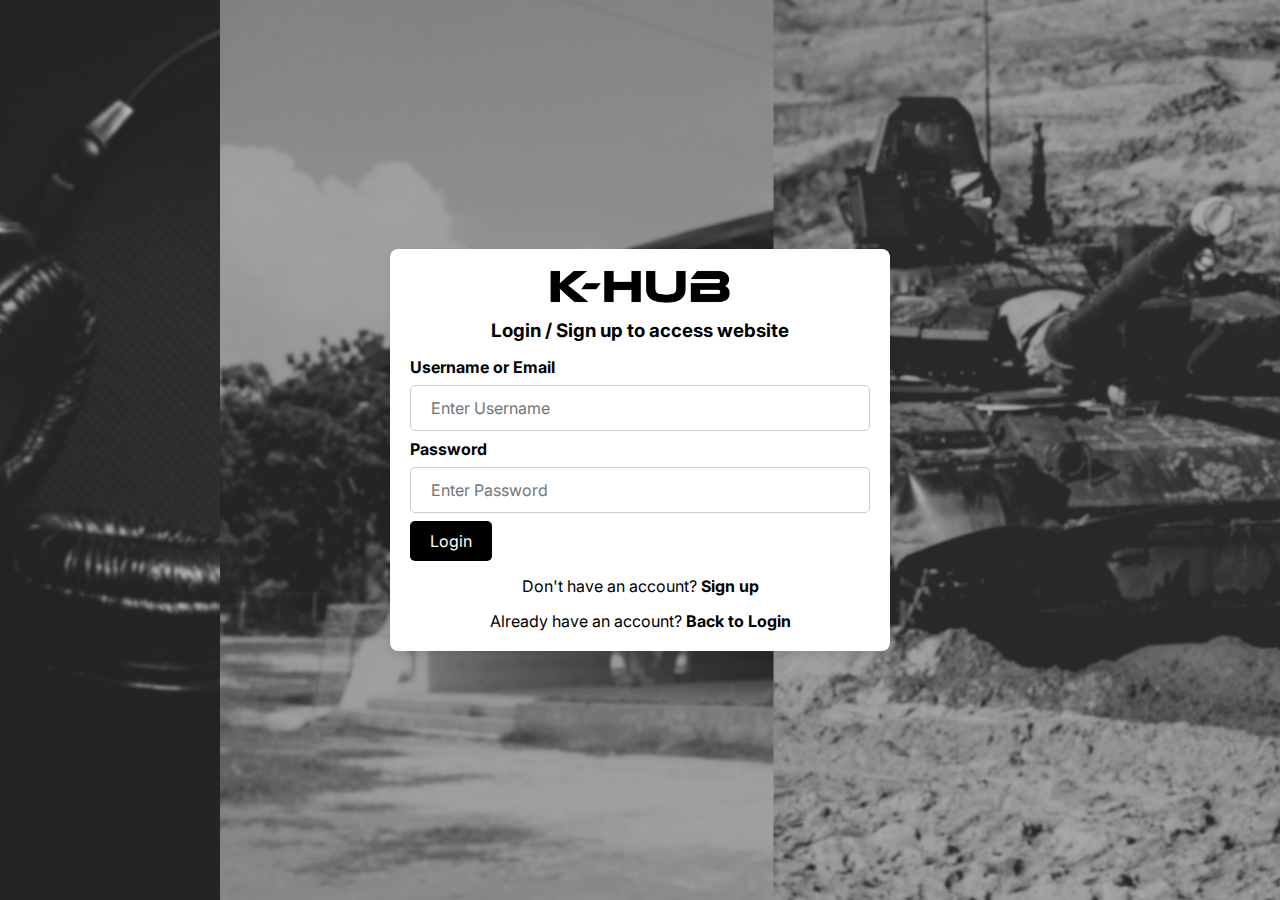
<file: main/index.html>
<!DOCTYPE html>
<html lang="en">
  <head>
    <meta charset="UTF-8" />
    <meta name="viewport" content="width=device-width, initial-scale=1.0" />
    <title>K-Hub</title>
    <link rel="stylesheet" href="css/style.css" />
    <link rel="shortcut-icon" href="images/favicon.png" />
    <link rel="preconnect" href="https://fonts.googleapis.com">
    <link rel="preconnect" href="https://fonts.gstatic.com" crossorigin>
    <link href="https://fonts.googleapis.com/css2?family=Inter:ital,opsz,wght@0,14..32,100..900;1,14..32,100..900&display=swap" rel="stylesheet">
    <link rel="stylesheet" href="https://cdnjs.cloudflare.com/ajax/libs/font-awesome/6.5.2/css/all.min.css"/>

    <style>
      body{
        background-image: url("images/K-hub-background.png");
      }
    </style>
  </head>
  <body class="login-page">

    <section class="logInForm">
      <div class="container">
        <a class="logo">
            <img src="images/K-Hub logo.png" alt="logo" />
        </a>

        <h3>Login / Sign up to access website</h3>

        <!-- Login Form -->
        <form id="login-form">
          <label for="login-username-email"><b>Username or Email</b></label>
          <input type="text" placeholder="Enter Username" id="login-username-email" required>

          <label for="login-password"><b>Password</b></label>
          <input type="password" placeholder="Enter Password" id="login-password" required>

          <button class="logInButton" type="button" onclick="login()">Login</button>
        </form>

        <p>Don't have an account? <a href="javascript:showSignUp()">Sign up</a></p>

        <!-- Sign-Up Form -->
        <form id="sign-up-form" style="display: none;">
          <label for="new-username"><b>Username</b></label>
          <input type="text" placeholder="Enter Username" id="new-username" required>

          <label for="new-email"><b>Email</b></label>
          <input type="text" placeholder="Enter Email" id="new-email" required>

          <label for="new-password"><b>Password</b></label>
          <input type="password" placeholder="Enter Password" id="new-password" required>

          <button class="signUpButton" type="button" onclick="signUp()">Sign Up</button>
        </form>

        <p>Already have an account? <a href="javascript:showLogin()">Back to Login</a></p>
      </div>
    </section>

    <script src="js/scripts.js"></script>
  </body>
</html>
</file>
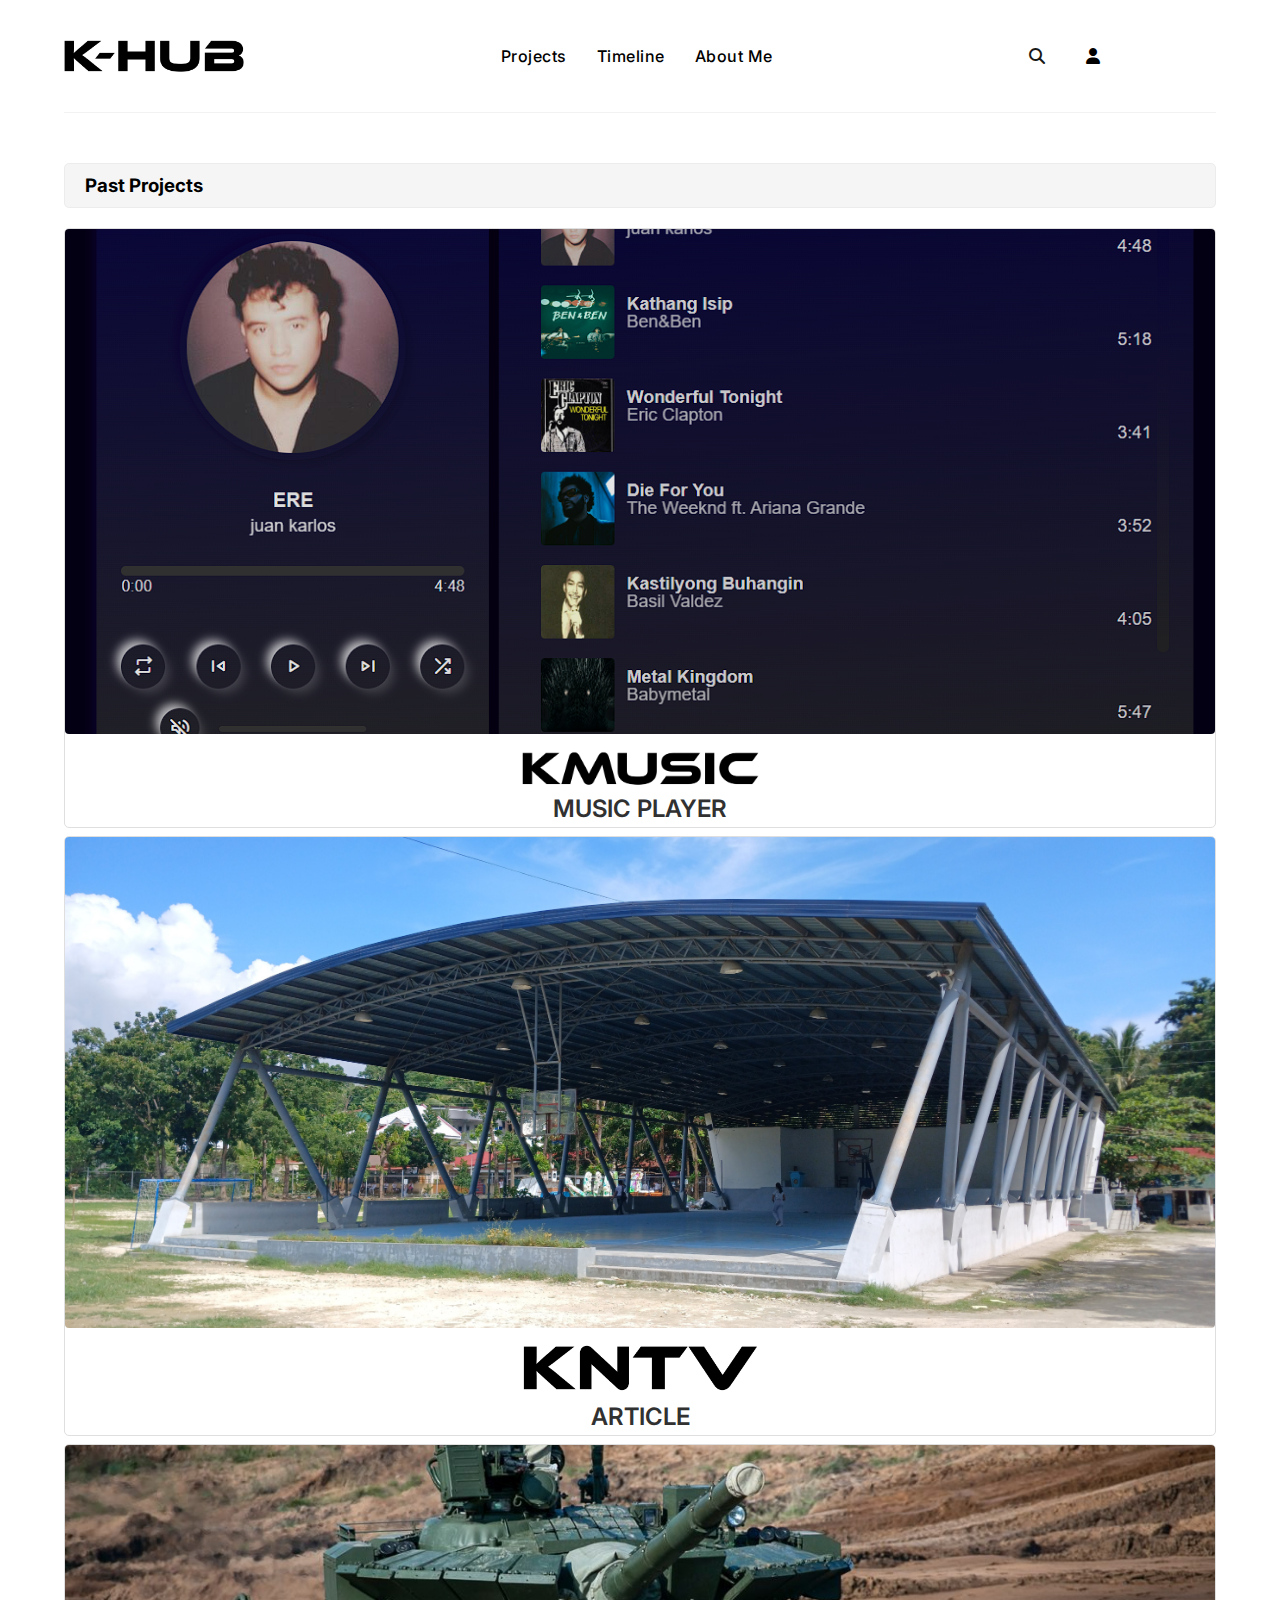
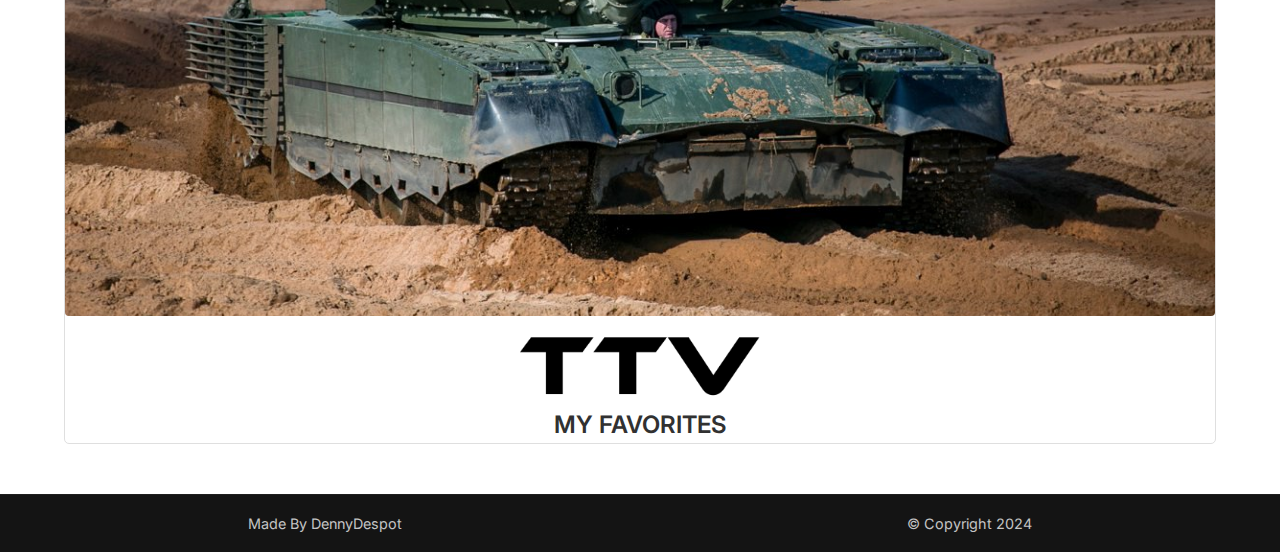
<file: main/main.html>
<!DOCTYPE html>
<html lang="en">
  <head>
    <meta charset="UTF-8" />
    <meta name="viewport" content="width=device-width, initial-scale=1.0" />
    <title>TTV</title>
    <link rel="stylesheet" href="css/style.css" />
    <link rel="shortcut-icon" href="images/favicon.png" />
    <link rel="preconnect" href="https://fonts.googleapis.com">
    <link rel="preconnect" href="https://fonts.gstatic.com" crossorigin>
    <link href="https://fonts.googleapis.com/css2?family=Inter:ital,opsz,wght@0,14..32,100..900;1,14..32,100..900&display=swap" rel="stylesheet">
    <link rel="stylesheet"href="https://cdnjs.cloudflare.com/ajax/libs/font-awesome/6.5.2/css/all.min.css"/>
  </head>
  <body>

    <nav class="navigation">
      <a href="main.html" class="logo">
        <img src="images/K-Hub logo.png" alt="logo" />
    </a>

      <input type="checkbox" class="menu-btn" id="menu-btn">
      <label for="menu-btn" class="menu-icon">
        <span class="nav-icon"></span>
      </label>

      <ul class="menu">
        <li><a href="#">Projects</a></li>
        <li><a href="#">Timeline</a></li>
        <li><a href="#">About Me</a></li>
    </ul>

      <div class="nav-btns">
        <!-- Search Box -->
        <input type="checkbox" id="nav-search-btn" />
        <label for="nav-search-btn" class="nav-search">
          <i class="fa-solid fa-magnifying-glass"></i>
          <form action="">
            <!--close-->
            <label for="nav-search-btn" class="nav-search-close">
              <i class="fa-solid fa-xmark"></i>
            </label>
            <div class="nav-search-box">
              <input type="text" placeholder="Search Topic" required />
              <button><i class="fa-solid fa-magnifying-glass"></i></button>
            </div>
          </form>
        </label>
        
        <div class="userDropdown">

          <button onclick="userDropDown()" class="userDropbtn">
            <i class="fa-solid fa-user"></i>
          </button>
      
          <div id="userDropdown" class="userDropdown-content">

            <div class="dropdown-link-box">
                <div class="dropdown-links">
                  <ul>
                    <li><button><a href="#">Profile</a></li></button>
                    <li><button><a href="#">Settings</a></li></button>
                    <li><button id="logoutBtn" onclick="logout()">Logout</button></li>
                  </ul>
                </div>
            </div> 
        </div>
      </div>
    </nav>
    <!--navigation-end-->

<!--News-->
<section class="related-news">
  <!--heading-popular-->
  <div class="news-heading">
    <h3>Past Projects</h3>
  </div>

  <!--container-->
  <div class="r-news-container">

        <!--box1-->
        <div class="r-news-box">
          <div class="r-news-img">
            <img src="images/music-player.png" />
          </div>
          <div class="r-news-text">
            <!--TITLE-->

            <a href="../music-player/music-player.html" class="project-logo">
              <img src="images/KMusic-b.png" alt="logo" />
            </a>

            <div class="news-box-p-name">
              MUSIC PLAYER
            </div>

          </div>
        </div>

         <!--box2-->
         <div class="r-news-box">
          <div class="r-news-img">
            <img src="images/art-pic-2.jpg" />
          </div>
          <div class="r-news-text">

            <!--TITLE-->

            <a href="../article/article.html" class="project-logo">
              <img src="../article/images/KNTVb.png" alt="logo" />
            </a>

            <div class="news-box-p-name">
              ARTICLE
            </div>

          </div>
        </div>

         <!--box3-->
         <div class="r-news-box">
          <div class="r-news-img">
            <img src="images/T-80BVMbg.jpg" />
          </div>
          <div class="r-news-text">
            
             <!--TITLE-->

             <a href="../my-favorites/main.html" class="project-logo">
              <img src="images/TTV-logo.png" alt="logo" />
             </a>

            <div class="news-box-p-name">
              MY FAVORITES
            </div>

          </div>
        </div>
  </div>

</section><!--related-news-end-->

    <!--footer-->
    <footer>
      <div class="footer-bottom">
        <span class="footer-owner">Made By DennyDespot</span>
        <span class="copyright">© Copyright 2024</span>
      </div>
    </footer>

    <script src="js/scripts.js"></script>
  </body>
</html>
</file>
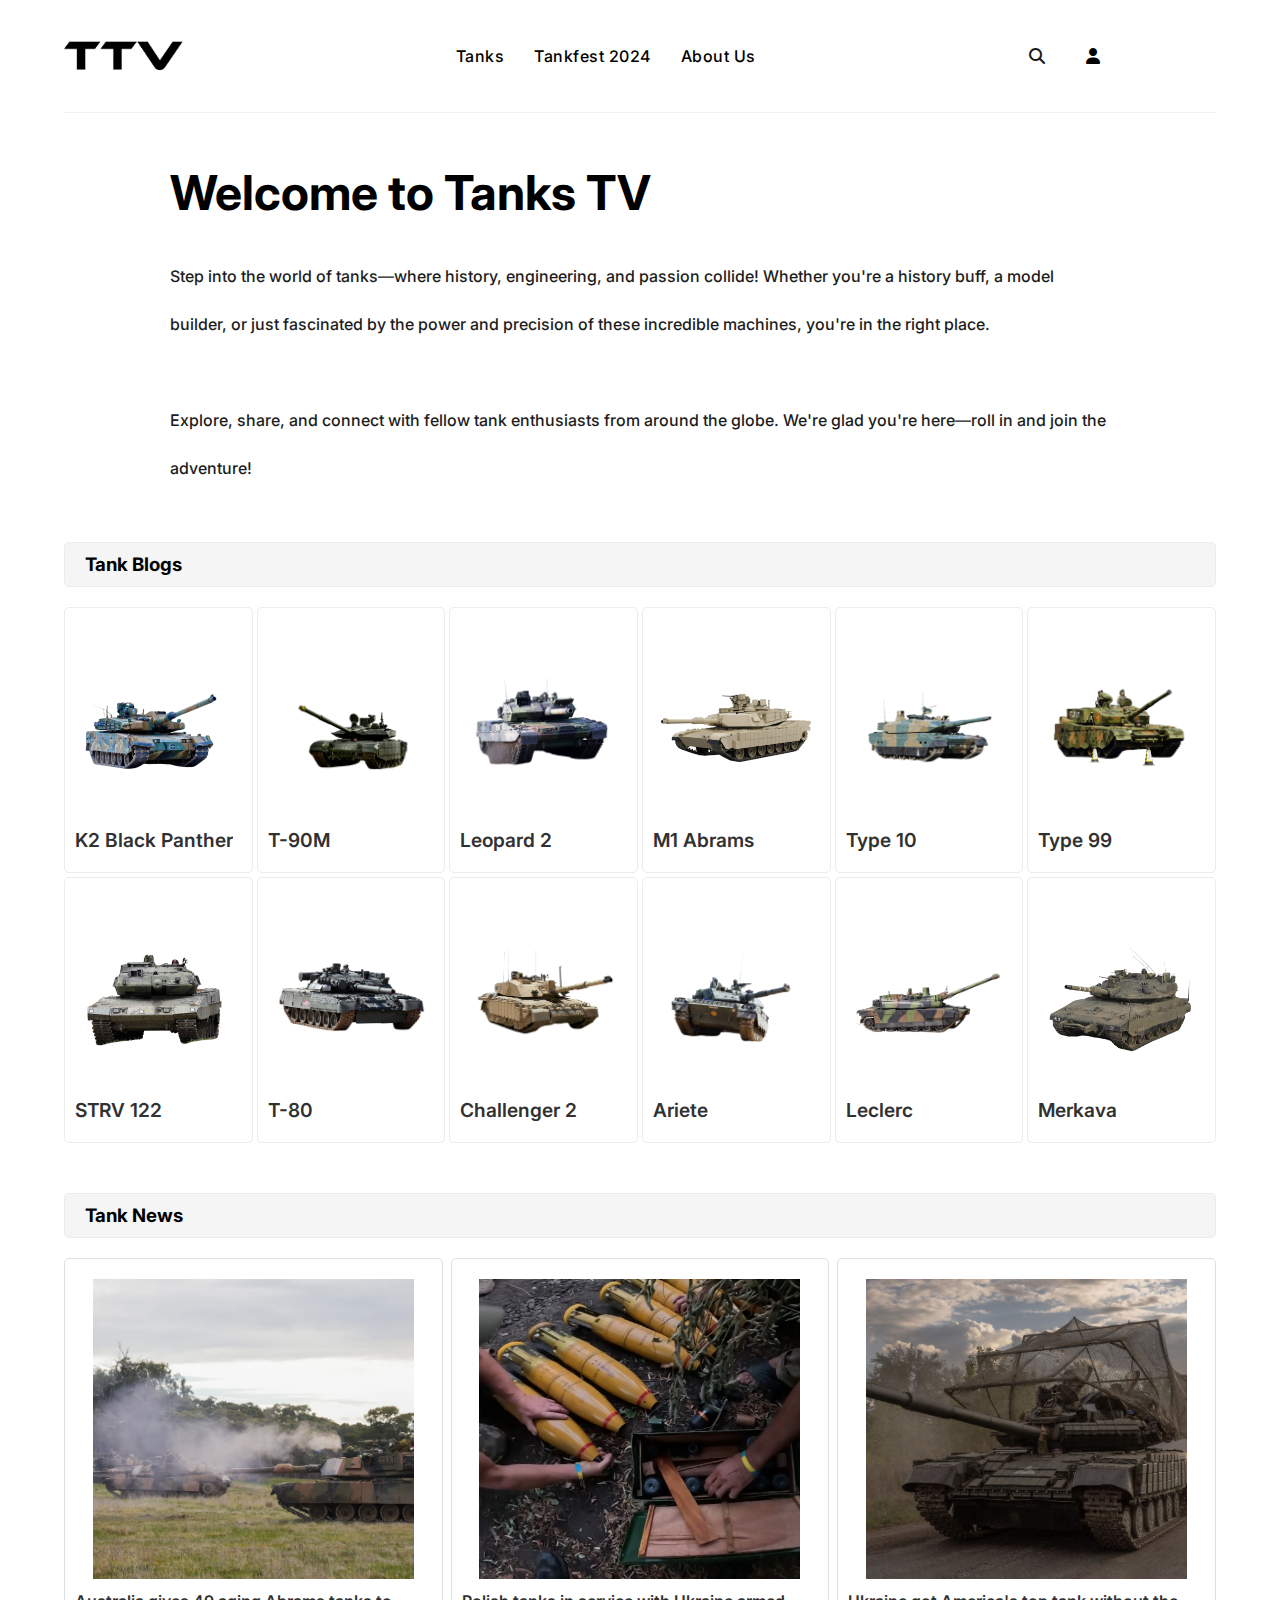
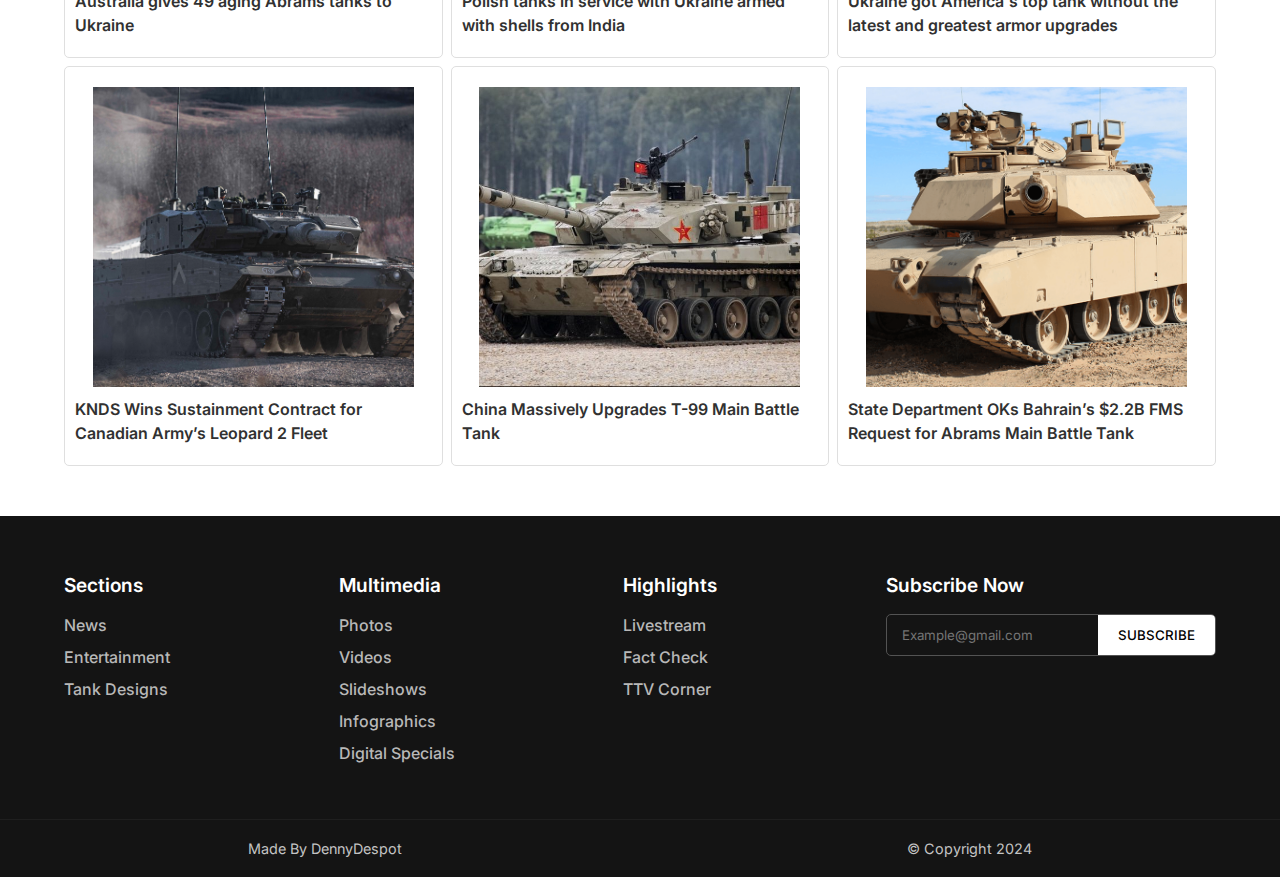
<file: my-favorites/main.html>
<!DOCTYPE html>
<html lang="en">
  <head>
    <meta charset="UTF-8" />
    <meta name="viewport" content="width=device-width, initial-scale=1.0" />
    <title>TTV</title>
    <link rel="stylesheet" href="css/style.css" />
    <link rel="shortcut-icon" href="images/favicon.png" />
    <link rel="preconnect" href="https://fonts.googleapis.com">
    <link rel="preconnect" href="https://fonts.gstatic.com" crossorigin>
    <link href="https://fonts.googleapis.com/css2?family=Inter:ital,opsz,wght@0,14..32,100..900;1,14..32,100..900&display=swap" rel="stylesheet">
    <link rel="stylesheet"href="https://cdnjs.cloudflare.com/ajax/libs/font-awesome/6.5.2/css/all.min.css"/>
  </head>
  <body>

    <nav class="navigation">
      <a href="../main/main.html" class="logo">
        <img src="images/TTV-logo.png" alt="logo" />
      </a>

      <input type="checkbox" class="menu-btn" id="menu-btn">
      <label for="menu-btn" class="menu-icon">
        <span class="nav-icon"></span>
      </label>

      <ul class="menu">
        <li><a href="#">Tanks</a></li>
        <li><a href="#">Tankfest 2024</a></li>
        <li><a href="#">About Us</a></li>
    </ul>

      <div class="nav-btns">
        <!-- Search Box -->
        <input type="checkbox" id="nav-search-btn" />
        <label for="nav-search-btn" class="nav-search">
          <i class="fa-solid fa-magnifying-glass"></i>
          <form action="">
            <!--close-->
            <label for="nav-search-btn" class="nav-search-close">
              <i class="fa-solid fa-xmark"></i>
            </label>
            <div class="nav-search-box">
              <input type="text" placeholder="Search Topic" required />
              <button><i class="fa-solid fa-magnifying-glass"></i></button>
            </div>
          </form>
        </label>
        
        <div class="userDropdown">

          <button onclick="userDropDown()" class="userDropbtn">
            <i class="fa-solid fa-user"></i>
          </button>
      
          <div id="userDropdown" class="userDropdown-content">

            <div class="dropdown-link-box">
                <div class="dropdown-links">
                  <ul>
                    <li><button><a href="#">Profile</a></li></button>
                    <li><button><a href="#">Settings</a></li></button>
                    <li><button id="logoutBtn" onclick="logout()">Logout</button></li>
                  </ul>
                </div>
            </div> 
        </div>
      </div>
    </nav>
    <!--navigation-end-->

    <section id="news-details">
      <div class="main-news-text">
    
        <strong>Welcome to Tanks TV</strong>  
      
        <div class="m-news-text">
          <span class="m-box-details">
            Step into the world of tanks—where history, engineering, and passion collide! Whether you're a 
            history buff, a model builder, or just fascinated by the power and precision of these incredible 
            machines, you're in the right place. 
            <br>
            <br>
            Explore, share, and connect with fellow tank enthusiasts from around the globe. 
            We're glad you're here—roll in and join the adventure!
          </span>
        </div>

      </div>
    
    </section><!--news-details-end-->

    <!-- Collections -->
    <section class="collection">
      <!--heading-->
      <div class="news-heading">
        <h3>Tank Blogs</h3>
      </div>

      <div class="r-collection-container">
        
        <!--box1-->
        <div class="r-collection-box">
          <div class="r-collection-img">
            <img src="images/K-2-Black-Panther.png"/>
          </div>
          <div class="r-collection-text">
            <!--TITLE-->
            <a href="page1.html" class="collection-box-p-name">
              K2 Black Panther
            </a>
          </div>
        </div>

        <!--box2-->
        <div class="r-collection-box">
          <div class="r-collection-img">
            <img src="images/T-90M.png"/>
          </div>
          <div class="r-collection-text">
            <!--TITLE-->
            <a href="page2.html" class="collection-box-p-name">
              T-90M
            </a>
          </div>
        </div>

        <!--box3-->
        <div class="r-collection-box">
          <div class="r-collection-img">
            <img src="images/Leopard-2.png"/>
          </div>
          <div class="r-collection-text">
            <!--TITLE-->
            <a href="page3.html" class="collection-box-p-name">
              Leopard 2
            </a>
          </div>
        </div>

        <!--box4-->
        <div class="r-collection-box">
          <div class="r-collection-img">
            <img src="images/M1-Abrams.png"/>
          </div>
          <div class="r-collection-text">
            <!--TITLE-->
            <a href="#" class="collection-box-p-name">
              M1 Abrams
            </a>
          </div>
        </div>

        <!--box5-->
        <div class="r-collection-box">
          <div class="r-collection-img">
            <img src="images/Type 10.png"/>
          </div>
          <div class="r-collection-text">
            <!--TITLE-->
            <a href="#" class="collection-box-p-name">
              Type 10
            </a>
          </div>
        </div>
        
        <!--box6-->
        <div class="r-collection-box">
          <div class="r-collection-img">
            <img src="images/type99A-removebg-preview.png"/>
          </div>
          <div class="r-collection-text">
            <!--TITLE-->
            <a href="#" class="collection-box-p-name">
              Type 99
            </a>
          </div>
        </div>

        <!--box7-->
        <div class="r-collection-box">
          <div class="r-collection-img">
            <img src="images/STRV-122.png"/>
          </div>
          <div class="r-collection-text">
            <!--TITLE-->
            <a href="#" class="collection-box-p-name">
              STRV 122
            </a>
          </div>
        </div>

        <!--box8-->
        <div class="r-collection-box">
          <div class="r-collection-img">
            <img src="images/T-80U.png"/>
          </div>
          <div class="r-collection-text">
            <!--TITLE-->
            <a href="#" class="collection-box-p-name">
              T-80
            </a>
          </div>
        </div>

        <!--box9-->
        <div class="r-collection-box">
          <div class="r-collection-img">
            <img src="images/Chally-2.png"/>
          </div>
          <div class="r-collection-text">
            <!--TITLE-->
            <a href="#" class="collection-box-p-name">
              Challenger 2
            </a>
          </div>
        </div>

        <!--box10-->
        <div class="r-collection-box">
          <div class="r-collection-img">
            <img src="images/Ariete.png"/>
          </div>
          <div class="r-collection-text">
            <!--TITLE-->
            <a href="#" class="collection-box-p-name">
              Ariete
            </a>
          </div>
        </div>

        <!--box11-->
        <div class="r-collection-box">
          <div class="r-collection-img">
            <img src="images/Leclerc.png"/>
          </div>
          <div class="r-collection-text">
            <!--TITLE-->
            <a href="#" class="collection-box-p-name">
              Leclerc
            </a>
          </div>
        </div>

        <!--box12-->
        <div class="r-collection-box">
          <div class="r-collection-img">
            <img src="images/Merkava-4.png"/>
          </div>
          <div class="r-collection-text">
            <!--TITLE-->
            <a href="#" class="collection-box-p-name">
              Merkava
            </a>
          </div>
        </div>


      </div>
    </section>

<!--News-->
<section class="related-news">
  <!--heading-popular-->
  <div class="news-heading">
    <h3>Tank News</h3>
  </div>

  <!--container-->
  <div class="r-news-container">

        <!--box1-->
        <div class="r-news-box">
          <div class="r-news-img">
            <img src="images/r-news-1.webp" />
          </div>
          <div class="r-news-text">
            <!--TITLE-->
            <a href="news-1.html" class="news-box-p-name">
              Australia gives 49 aging Abrams tanks to Ukraine
            </a>
          </div>
        </div>

         <!--box2-->
         <div class="r-news-box">
          <div class="r-news-img">
            <img src="images/r-news-2.jpg" />
          </div>
          <div class="r-news-text">
            <!--TITLE-->
            <a href="news-2.html" class="news-box-p-name">
              Polish tanks in service with Ukraine armed with shells from India
            </a>
          </div>
        </div>

         <!--box3-->
         <div class="r-news-box">
          <div class="r-news-img">
            <img src="images/r-news-3.jpg" />
          </div>
          <div class="r-news-text">
            <!--TITLE-->
            <a href="news-3.html" class="news-box-p-name">
              Ukraine got America's top tank without the latest and greatest armor upgrades
            </a>
          </div>
        </div>

         <!--box4-->
         <div class="r-news-box">
          <div class="r-news-img">
            <img src="images/r-news-4-2.jpg" />
          </div>
          <div class="r-news-text">
            <!--TITLE-->
            <a href="news-4.html" class="news-box-p-name">
              KNDS Wins Sustainment Contract for Canadian Army’s Leopard 2 Fleet
            </a>
          </div>
        </div>

         <!--box5-->
         <div class="r-news-box">
          <div class="r-news-img">
            <img src="images/r-news-5.jpg" />
          </div>
          <div class="r-news-text">
            <!--TITLE-->
            <a href="news-5.html" class="news-box-p-name">
              China Massively Upgrades T-99 Main Battle Tank
            </a>
          </div>
        </div>

         <!--box6-->
         <div class="r-news-box">
          <div class="r-news-img">
            <img src="images/r-news-6.png" />
          </div>
          <div class="r-news-text">
            <!--TITLE-->
            <a href="news-6.html" class="news-box-p-name">
              State Department OKs Bahrain’s $2.2B FMS Request for Abrams Main Battle Tank
            </a>
          </div>
        </div>
  
  </div>

</section><!--related-news-end-->

    <!--footer-->
    <footer>
      <!--footer container start-->
      <div class="footer-container">

        <!--LINK-->
        <div class="footer-link-box">
          <strong>Sections</strong>
          <div class="footer-links">
            <ul>
              <li><a href="#">News</a></li>
              <li><a href="#">Entertainment</a></li>
              <li><a href="#">Tank Designs</a></li>
            </ul>
          </div>
        </div>

        <div class="footer-link-box">
          <strong>Multimedia</strong>
          <ul>
            <li><a href="#">Photos</a></li>
            <li><a href="#">Videos</a></li>
            <li><a href="#">Slideshows</a></li>
            <li><a href="#">Infographics</a></li>
            <li><a href="#">Digital Specials</a></li>
          </ul>
        </div>

        <div class="footer-link-box">
          <strong>Highlights</strong>
          <ul>
            <li><a href="#">Livestream</a></li>
            <li><a href="#">Fact Check</a></li>
            <li><a href="#">TTV Corner</a></li> 
          </ul>
        </div>

        <div class="footer-subscribe">
          <strong>Subscribe Now</strong>
          <div class="subscribe-box">
            <input type="email" placeholder="Example@gmail.com" required />
            <button>Subscribe</button>
          </div>
        </div>
      </div>
      <!--footer container end-->

      <!--bottom-footer-->
      <div class="footer-bottom">
        <span class="footer-owner">Made By DennyDespot</span>
        <span class="copyright">© Copyright 2024</span>
      </div>
    </footer>

    <script src="js/scripts.js"></script>
  </body>
</html>
</file>
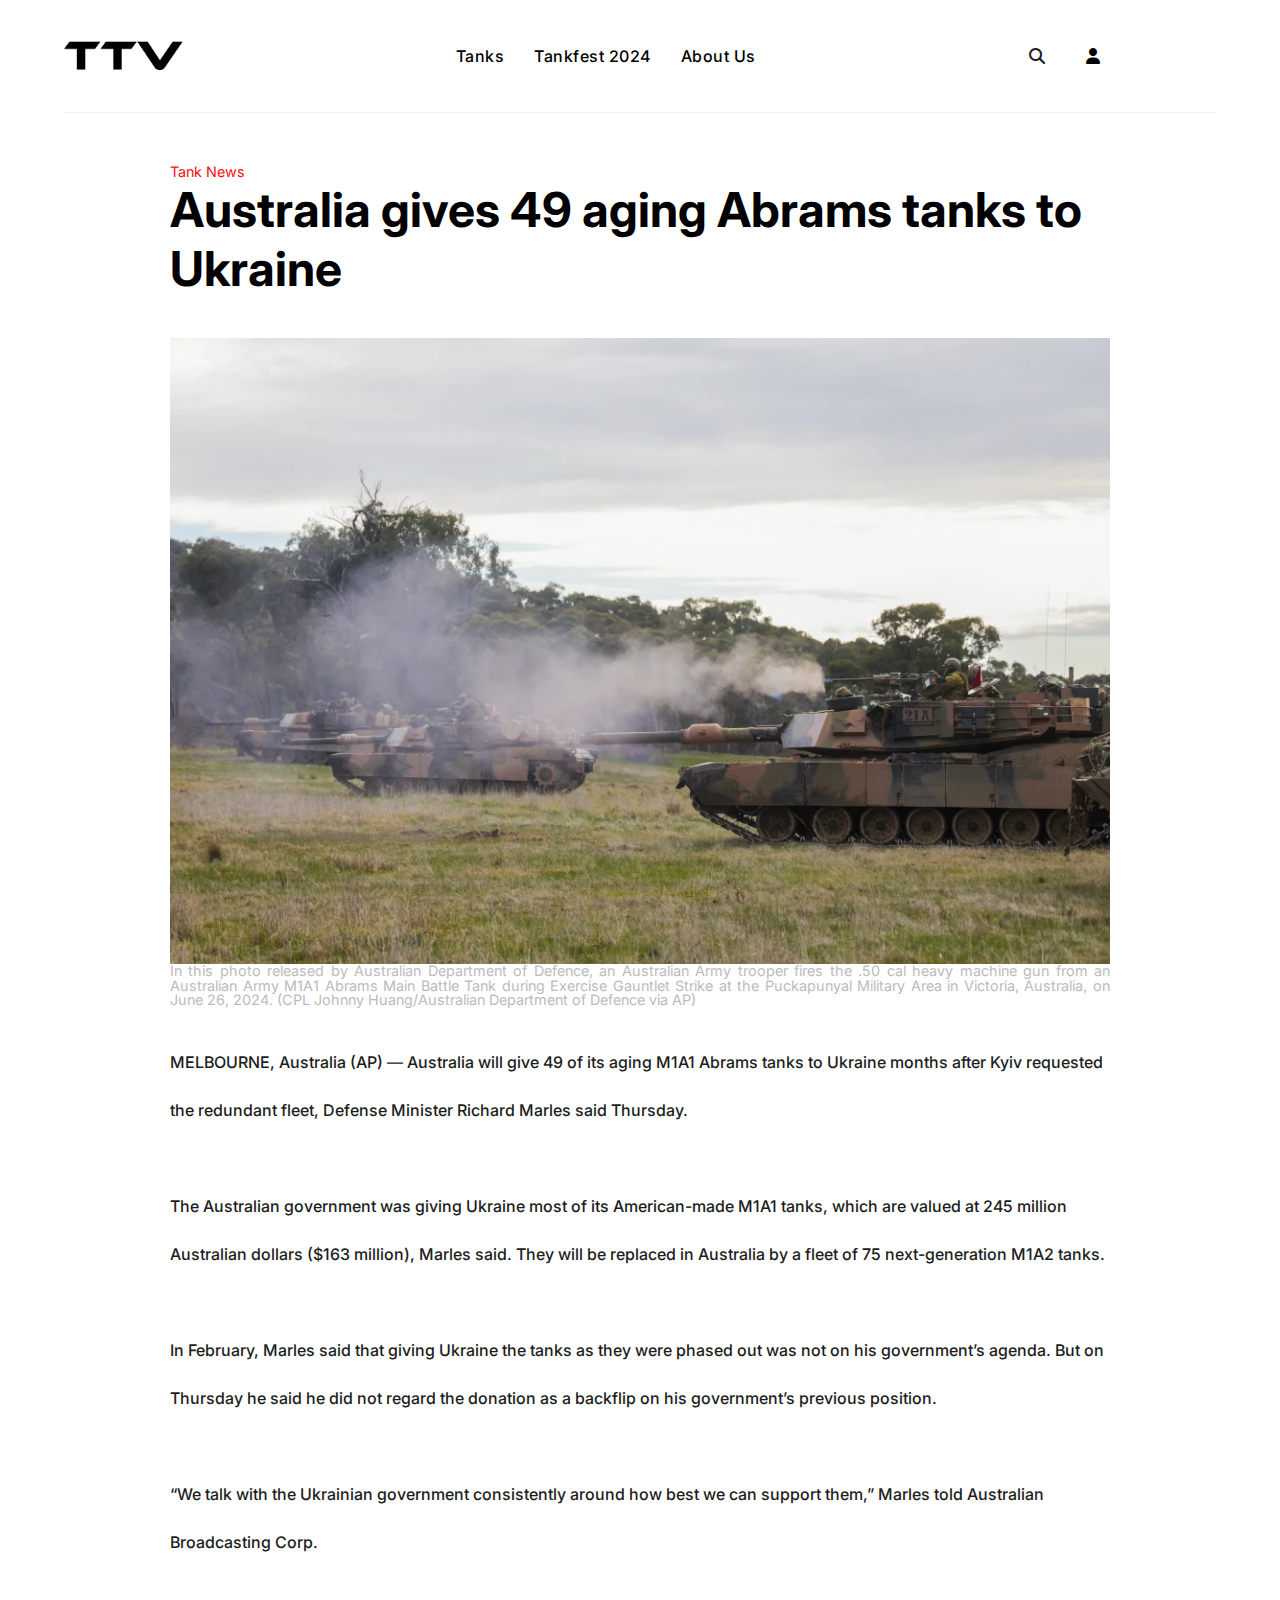
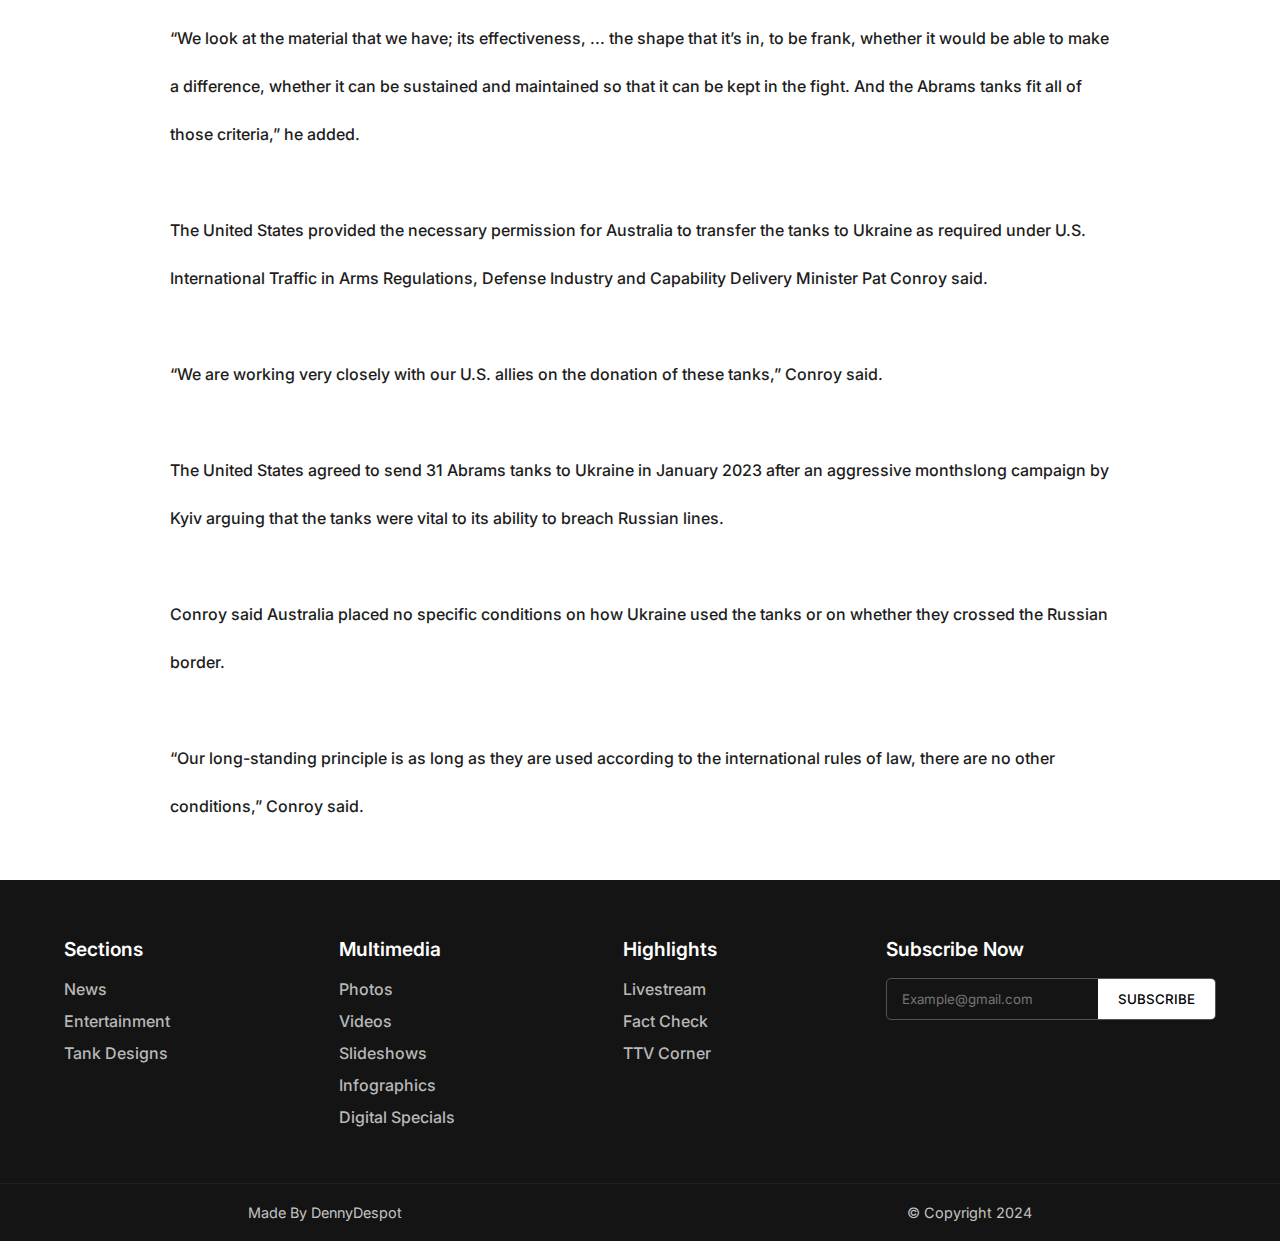
<file: my-favorites/news-1.html>
<!DOCTYPE html>
<html lang="en">
  <head>
    <meta charset="UTF-8" />
    <meta name="viewport" content="width=device-width, initial-scale=1.0" />
    <title>TTV</title>
    <link rel="stylesheet" href="css/style.css" />
    <link rel="shortcut-icon" href="images/favicon.png" />
    <link rel="preconnect" href="https://fonts.googleapis.com">
    <link rel="preconnect" href="https://fonts.gstatic.com" crossorigin>
    <link href="https://fonts.googleapis.com/css2?family=Inter:ital,opsz,wght@0,14..32,100..900;1,14..32,100..900&display=swap" rel="stylesheet">
    <link rel="stylesheet"href="https://cdnjs.cloudflare.com/ajax/libs/font-awesome/6.5.2/css/all.min.css"/>
  </head>
  <body>

    <nav class="navigation">
      <a href="../main/main.html" class="logo">
        <img src="images/TTV-logo.png" alt="logo" />
      </a>

      <input type="checkbox" class="menu-btn" id="menu-btn">
      <label for="menu-btn" class="menu-icon">
        <span class="nav-icon"></span>
      </label>

      <ul class="menu">
        <li><a href="#">Tanks</a></li>
        <li><a href="#">Tankfest 2024</a></li>
        <li><a href="#">About Us</a></li>
    </ul>

      <div class="nav-btns">
        <!-- Search Box -->
        <input type="checkbox" id="nav-search-btn" />
        <label for="nav-search-btn" class="nav-search">
          <i class="fa-solid fa-magnifying-glass"></i>
          <form action="">
            <!--close-->
            <label for="nav-search-btn" class="nav-search-close">
              <i class="fa-solid fa-xmark"></i>
            </label>
            <div class="nav-search-box">
              <input type="text" placeholder="Search Topic" required />
              <button><i class="fa-solid fa-magnifying-glass"></i></button>
            </div>
          </form>
        </label>
        
        <div class="userDropdown">

          <button onclick="userDropDown()" class="userDropbtn">
            <i class="fa-solid fa-user"></i>
          </button>
      
          <div id="userDropdown" class="userDropdown-content">

            <div class="dropdown-link-box">
                <div class="dropdown-links">
                  <ul>
                    <li><button><a href="#">Profile</a></li></button>
                    <li><button><a href="#">Settings</a></li></button>
                    <li><button id="logoutBtn">Logout</button></li>
                  </ul>
                </div>
            </div> 
        </div>
      </div>

    </nav>
    <!--navigation-end-->

<!--main-news-->
<section id="news-details">
  <div class="main-news-text">

    <span class="category">Tank News</span>
    <strong>Australia gives 49 aging Abrams tanks to Ukraine</strong>

    <div class="main-news-img">
      <img src="images/r-news-1.webp">
    </div>
    <p>In this photo released by Australian Department of Defence, an Australian Army trooper fires the .50 cal 
      heavy machine gun from an Australian Army M1A1 Abrams Main Battle Tank during Exercise Gauntlet Strike at 
      the Puckapunyal Military Area in Victoria, Australia, on June 26, 2024. (CPL Johnny Huang/Australian Department 
      of Defence via AP)</p>

    <div class="m-news-text">
      <span class="m-box-details">

        MELBOURNE, Australia (AP) — Australia will give 49 of its aging M1A1 Abrams tanks to Ukraine months after Kyiv 
        requested the redundant fleet, Defense Minister Richard Marles said Thursday.

        <br>
        <br>
        The Australian government was giving Ukraine most of its American-made M1A1 tanks, which are valued at 
        245 million Australian dollars ($163 million), Marles said. They will be replaced in Australia by a fleet 
        of 75 next-generation M1A2 tanks.
         
        <br>
        <br>
        In February, Marles said that giving Ukraine the tanks as they were phased out was not on his government’s agenda. 
        But on Thursday he said he did not regard the donation as a backflip on his government’s previous position.

        <br>
        <br>
        “We talk with the Ukrainian government consistently around how best we can support them,” Marles told Australian 
        Broadcasting Corp.

        <br>
        <br>
        “We look at the material that we have; its effectiveness, ... the shape that it’s in, to be frank, whether it would 
        be able to make a difference, whether it can be sustained and maintained so that it can be kept in the fight. And the 
        Abrams tanks fit all of those criteria,” he added.

        <br>
        <br>
        The United States provided the necessary permission for Australia to transfer the tanks to Ukraine as required 
        under U.S. International Traffic in Arms Regulations, Defense Industry and Capability Delivery Minister Pat Conroy said.

        <br>
        <br>
        “We are working very closely with our U.S. allies on the donation of these tanks,” Conroy said.

        <br>
        <br>
        The United States agreed to send 31 Abrams tanks to Ukraine in January 2023 after an aggressive monthslong campaign by 
        Kyiv arguing that the tanks were vital to its ability to breach Russian lines.

        <br>
        <br>
        Conroy said Australia placed no specific conditions on how Ukraine used the tanks or on whether they crossed the Russian border.

        <br>
        <br>
        “Our long-standing principle is as long as they are used according to the international rules of law, there are no other conditions,” 
        Conroy said.

      </span>
    </div>

  </div>

</section><!--news-details-end-->

    <!--footer-->
    <footer>
      <!--footer container start-->
      <div class="footer-container">

        <!--LINK-->
        <div class="footer-link-box">
          <strong>Sections</strong>
          <div class="footer-links">
            <ul>
              <li><a href="#">News</a></li>
              <li><a href="#">Entertainment</a></li>
              <li><a href="#">Tank Designs</a></li>
            </ul>
          </div>
        </div>

        <div class="footer-link-box">
          <strong>Multimedia</strong>
          <ul>
            <li><a href="#">Photos</a></li>
            <li><a href="#">Videos</a></li>
            <li><a href="#">Slideshows</a></li>
            <li><a href="#">Infographics</a></li>
            <li><a href="#">Digital Specials</a></li>
          </ul>
        </div>

        <div class="footer-link-box">
          <strong>Highlights</strong>
          <ul>
            <li><a href="#">Livestream</a></li>
            <li><a href="#">Fact Check</a></li>
            <li><a href="#">TTV Corner</a></li> 
          </ul>
        </div>

        <div class="footer-subscribe">
          <strong>Subscribe Now</strong>
          <div class="subscribe-box">
            <input type="email" placeholder="Example@gmail.com" required />
            <button>Subscribe</button>
          </div>
        </div>
      </div>
      <!--footer container end-->

      <!--bottom-footer-->
      <div class="footer-bottom">
        <span class="footer-owner">Made By DennyDespot</span>
        <span class="copyright">© Copyright 2024</span>
      </div>
    </footer>

    <script src="js/scripts.js"></script>
  </body>
</html>
</file>
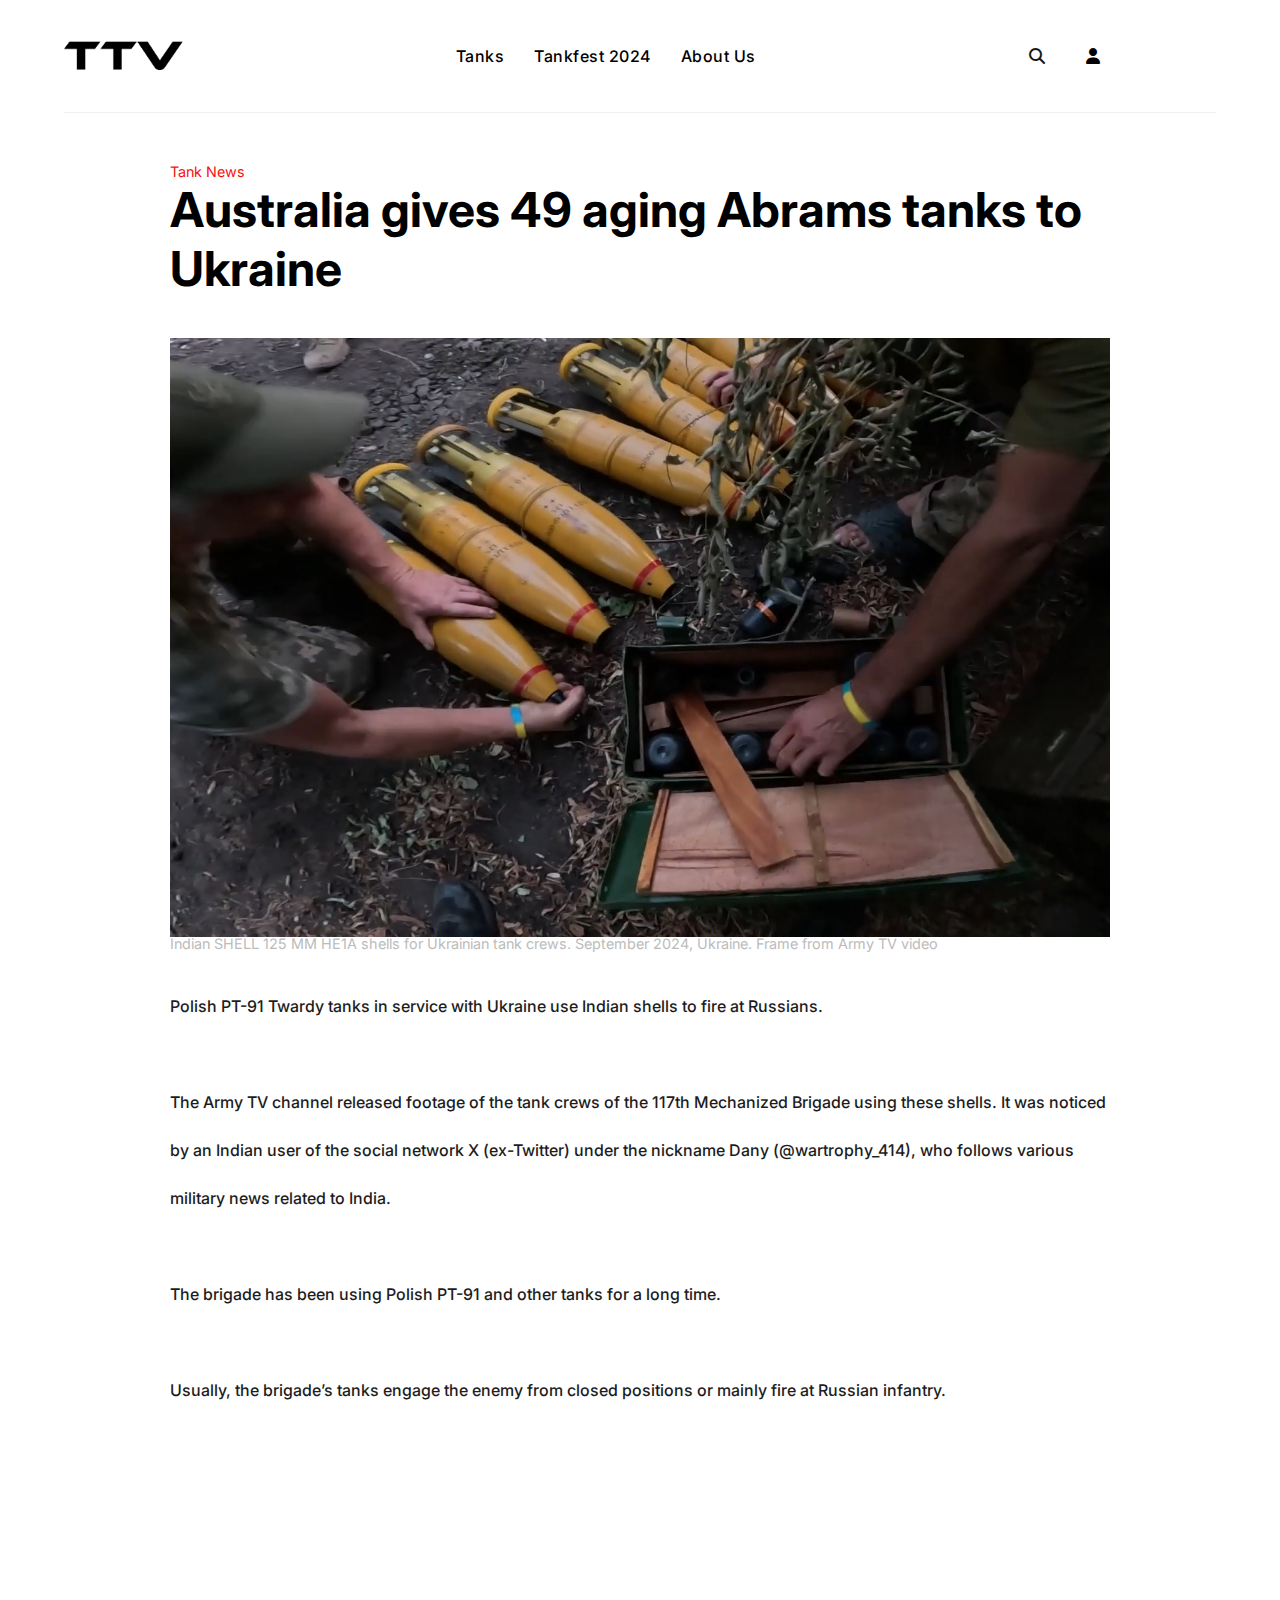
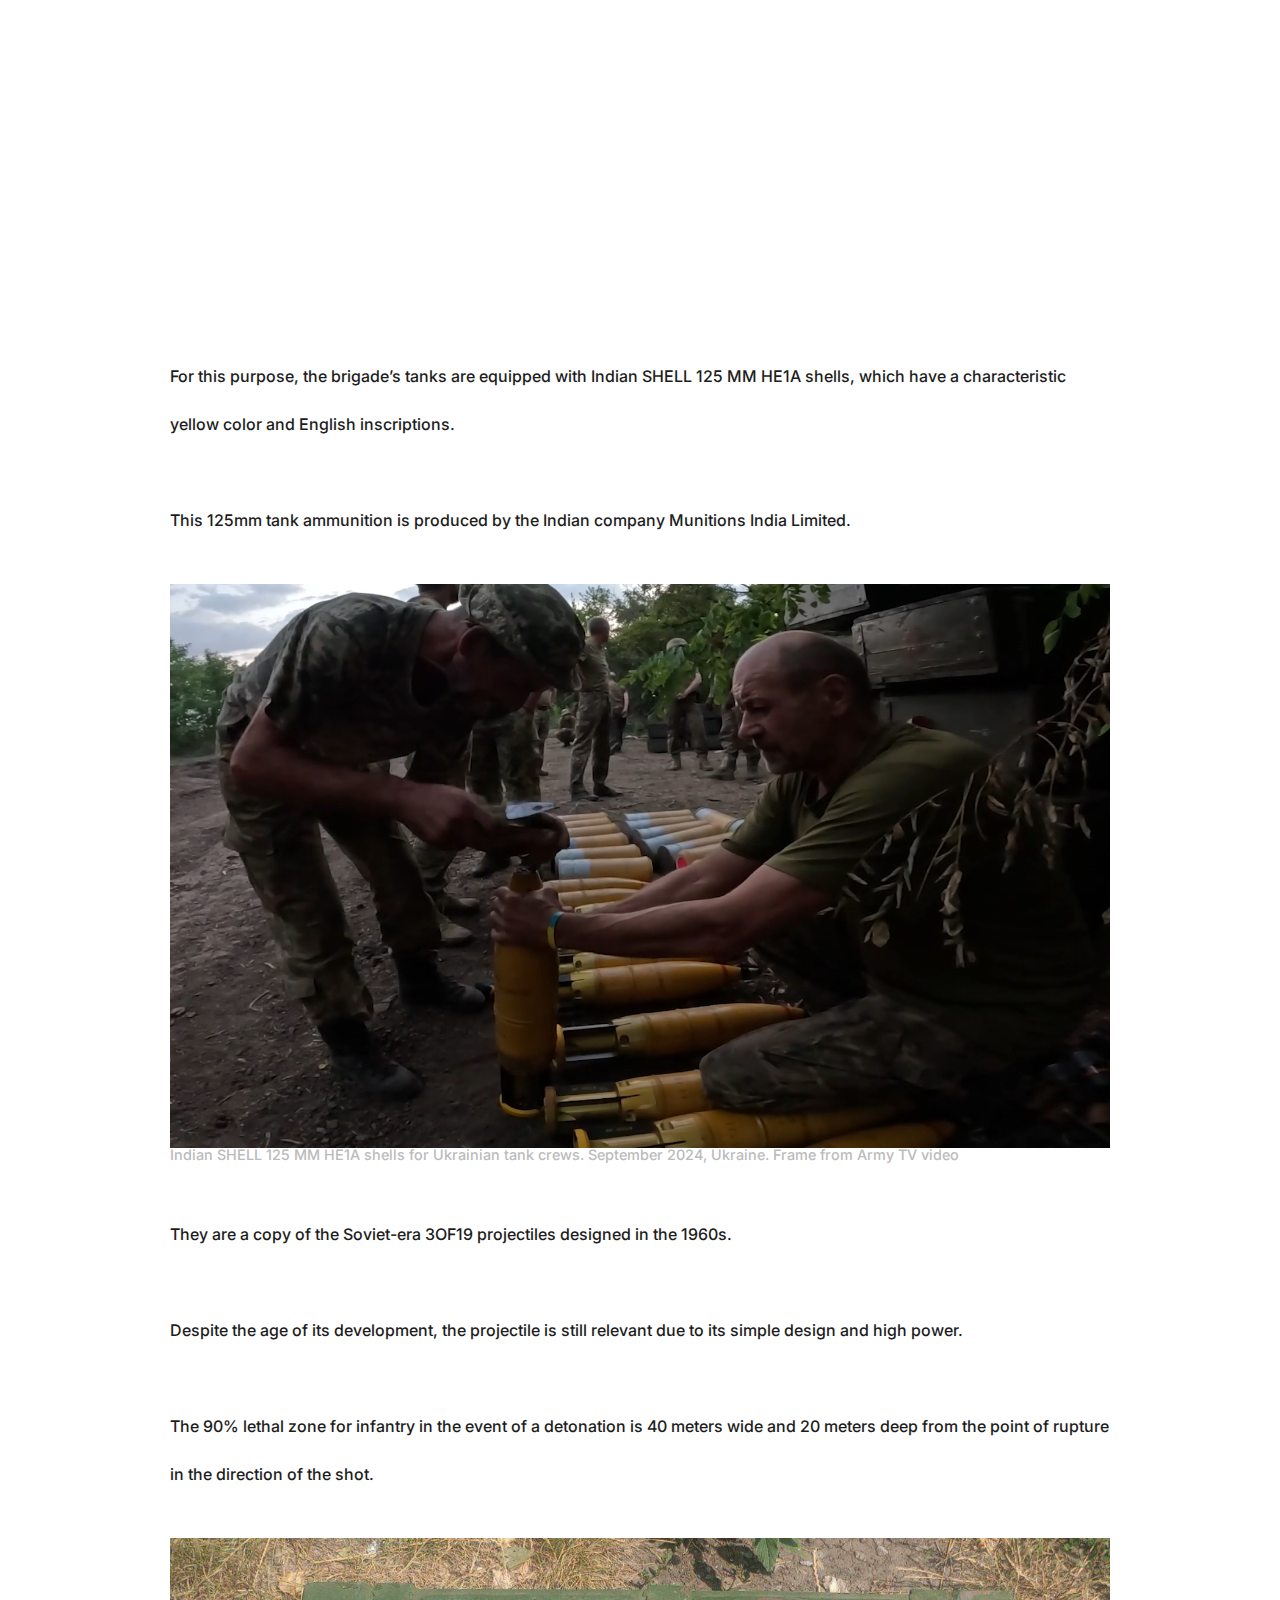
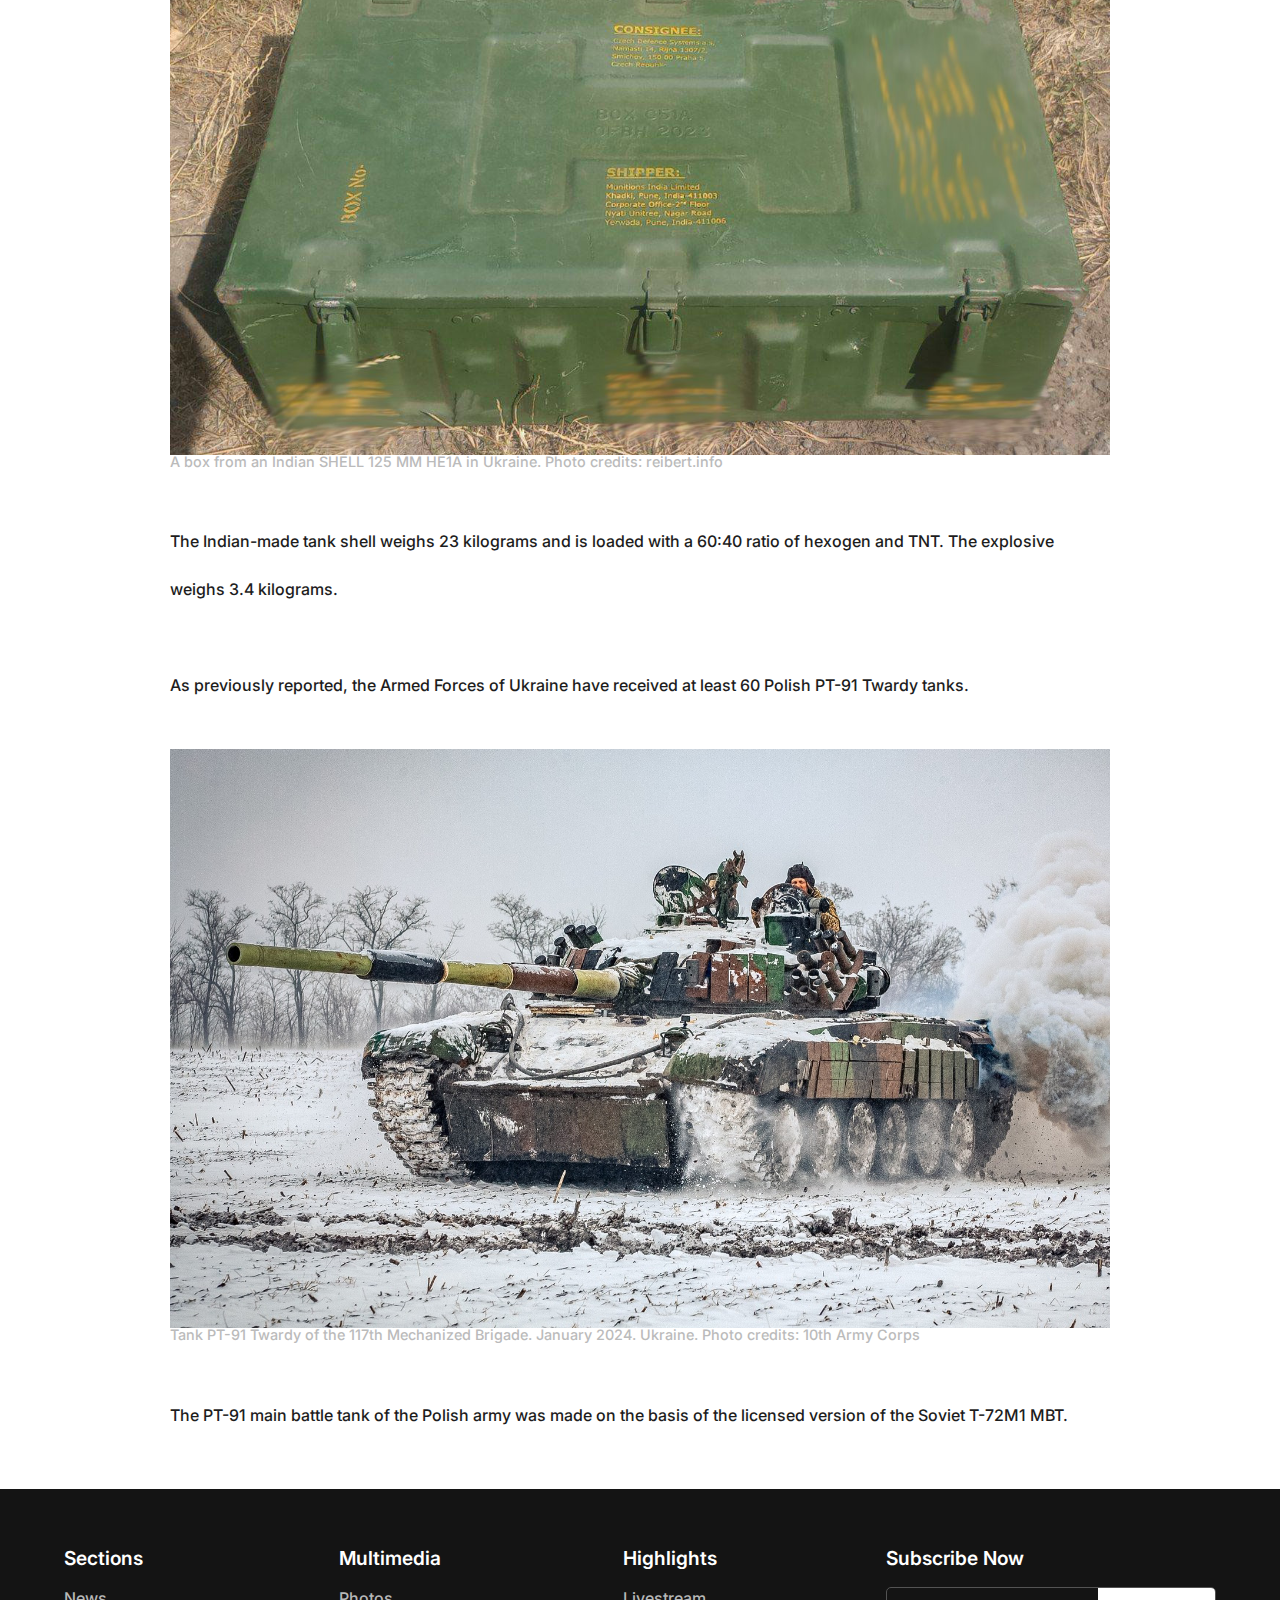
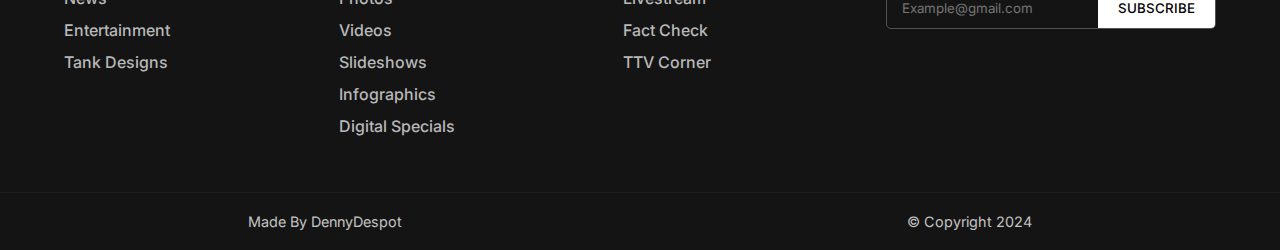
<file: my-favorites/news-2.html>
<!DOCTYPE html>
<html lang="en">
  <head>
    <meta charset="UTF-8" />
    <meta name="viewport" content="width=device-width, initial-scale=1.0" />
    <title>TTV</title>
    <link rel="stylesheet" href="css/style.css" />
    <link rel="shortcut-icon" href="images/favicon.png" />
    <link rel="preconnect" href="https://fonts.googleapis.com">
    <link rel="preconnect" href="https://fonts.gstatic.com" crossorigin>
    <link href="https://fonts.googleapis.com/css2?family=Inter:ital,opsz,wght@0,14..32,100..900;1,14..32,100..900&display=swap" rel="stylesheet">
    <link rel="stylesheet"href="https://cdnjs.cloudflare.com/ajax/libs/font-awesome/6.5.2/css/all.min.css"/>
  </head>
  <body>

    <nav class="navigation">
      <a href="../main/main.html" class="logo">
        <img src="images/TTV-logo.png" alt="logo" />
      </a>

      <input type="checkbox" class="menu-btn" id="menu-btn">
      <label for="menu-btn" class="menu-icon">
        <span class="nav-icon"></span>
      </label>

      <ul class="menu">
        <li><a href="#">Tanks</a></li>
        <li><a href="#">Tankfest 2024</a></li>
        <li><a href="#">About Us</a></li>
    </ul>

      <div class="nav-btns">
        <!-- Search Box -->
        <input type="checkbox" id="nav-search-btn" />
        <label for="nav-search-btn" class="nav-search">
          <i class="fa-solid fa-magnifying-glass"></i>
          <form action="">
            <!--close-->
            <label for="nav-search-btn" class="nav-search-close">
              <i class="fa-solid fa-xmark"></i>
            </label>
            <div class="nav-search-box">
              <input type="text" placeholder="Search Topic" required />
              <button><i class="fa-solid fa-magnifying-glass"></i></button>
            </div>
          </form>
        </label>
        
        <div class="userDropdown">

          <button onclick="userDropDown()" class="userDropbtn">
            <i class="fa-solid fa-user"></i>
          </button>
      
          <div id="userDropdown" class="userDropdown-content">

            <div class="dropdown-link-box">
                <div class="dropdown-links">
                  <ul>
                    <li><button><a href="#">Profile</a></li></button>
                    <li><button><a href="#">Settings</a></li></button>
                    <li><button id="logoutBtn">Logout</button></li>
                  </ul>
                </div>
            </div> 
        </div>
      </div>

    </nav>
    <!--navigation-end-->

<!--main-news-->
<section id="news-details">
  <div class="main-news-text">

    <span class="category">Tank News</span>
    <strong>Australia gives 49 aging Abrams tanks to Ukraine</strong>

    <div class="main-news-img">
      <img src="images/r-news-2.jpg">
    </div>
    <p>Indian SHELL 125 MM HE1A shells for Ukrainian tank crews. September 2024, Ukraine. Frame from Army TV video</p>

    <div class="m-news-text">
      <span class="m-box-details">

        Polish PT-91 Twardy tanks in service with Ukraine use Indian shells to fire at Russians.

        <br>
        <br>
        The Army TV channel released footage of the tank crews of the 117th Mechanized Brigade using these shells. 
        It was noticed by an Indian user of the social network X (ex-Twitter) under the nickname Dany (@wartrophy_414), 
        who follows various military news related to India.
         
        <br>
        <br>
        The brigade has been using Polish PT-91 and other tanks for a long time.

        <br>
        <br>
        Usually, the brigade’s tanks engage the enemy from closed positions or mainly fire at Russian infantry.

        <iframe class="video-frame"
        src="https://www.youtube.com/embed/BU1F5UUbQP4?playlist=BU1F5UUbQP4&loop=1&autoplay=1&mute=1">
        </iframe>

        <br>
        For this purpose, the brigade’s tanks are equipped with Indian SHELL 125 MM HE1A shells, which have a 
        characteristic yellow color and English inscriptions.

        <br>
        <br>
        This 125mm tank ammunition is produced by the Indian company Munitions India Limited.

        <div class="main-news-img">
          <img src="images/news-2-1.jpg">
        </div>
        <p>Indian SHELL 125 MM HE1A shells for Ukrainian tank crews. September 2024, Ukraine. Frame from Army TV video</p>

        <br>
        They are a copy of the Soviet-era 3OF19 projectiles designed in the 1960s.

        <br>
        <br>
        Despite the age of its development, the projectile is still relevant due to its simple design and high power.

        <br>
        <br>
        The 90% lethal zone for infantry in the event of a detonation is 40 meters wide and 20 meters deep from the point 
        of rupture in the direction of the shot.

        <div class="main-news-img">
          <img src="images/news-2-2.jpg">
        </div>
        <p>A box from an Indian SHELL 125 MM HE1A in Ukraine. Photo credits: reibert.info</p>

        <br>
        The Indian-made tank shell weighs 23 kilograms and is loaded with a 60:40 ratio of hexogen and TNT. The explosive 
        weighs 3.4 kilograms.

        <br>
        <br>
        As previously reported, the Armed Forces of Ukraine have received at least 60 Polish PT-91 Twardy tanks.

        <div class="main-news-img">
          <img src="images/news-2-3.jpg">
        </div>
        <p>Tank PT-91 Twardy of the 117th Mechanized Brigade. January 2024. Ukraine. Photo credits: 10th Army Corps</p>

        <br>
        The PT-91 main battle tank of the Polish army was made on the basis of the licensed version of the Soviet Т-72М1 MBT.

      </span>
    </div>

  </div>

</section><!--news-details-end-->

    <!--footer-->
    <footer>
      <!--footer container start-->
      <div class="footer-container">

        <!--LINK-->
        <div class="footer-link-box">
          <strong>Sections</strong>
          <div class="footer-links">
            <ul>
              <li><a href="#">News</a></li>
              <li><a href="#">Entertainment</a></li>
              <li><a href="#">Tank Designs</a></li>
            </ul>
          </div>
        </div>

        <div class="footer-link-box">
          <strong>Multimedia</strong>
          <ul>
            <li><a href="#">Photos</a></li>
            <li><a href="#">Videos</a></li>
            <li><a href="#">Slideshows</a></li>
            <li><a href="#">Infographics</a></li>
            <li><a href="#">Digital Specials</a></li>
          </ul>
        </div>

        <div class="footer-link-box">
          <strong>Highlights</strong>
          <ul>
            <li><a href="#">Livestream</a></li>
            <li><a href="#">Fact Check</a></li>
            <li><a href="#">TTV Corner</a></li> 
          </ul>
        </div>

        <div class="footer-subscribe">
          <strong>Subscribe Now</strong>
          <div class="subscribe-box">
            <input type="email" placeholder="Example@gmail.com" required />
            <button>Subscribe</button>
          </div>
        </div>
      </div>
      <!--footer container end-->

      <!--bottom-footer-->
      <div class="footer-bottom">
        <span class="footer-owner">Made By DennyDespot</span>
        <span class="copyright">© Copyright 2024</span>
      </div>
    </footer>

    <script src="js/scripts.js"></script>
  </body>
</html>
</file>
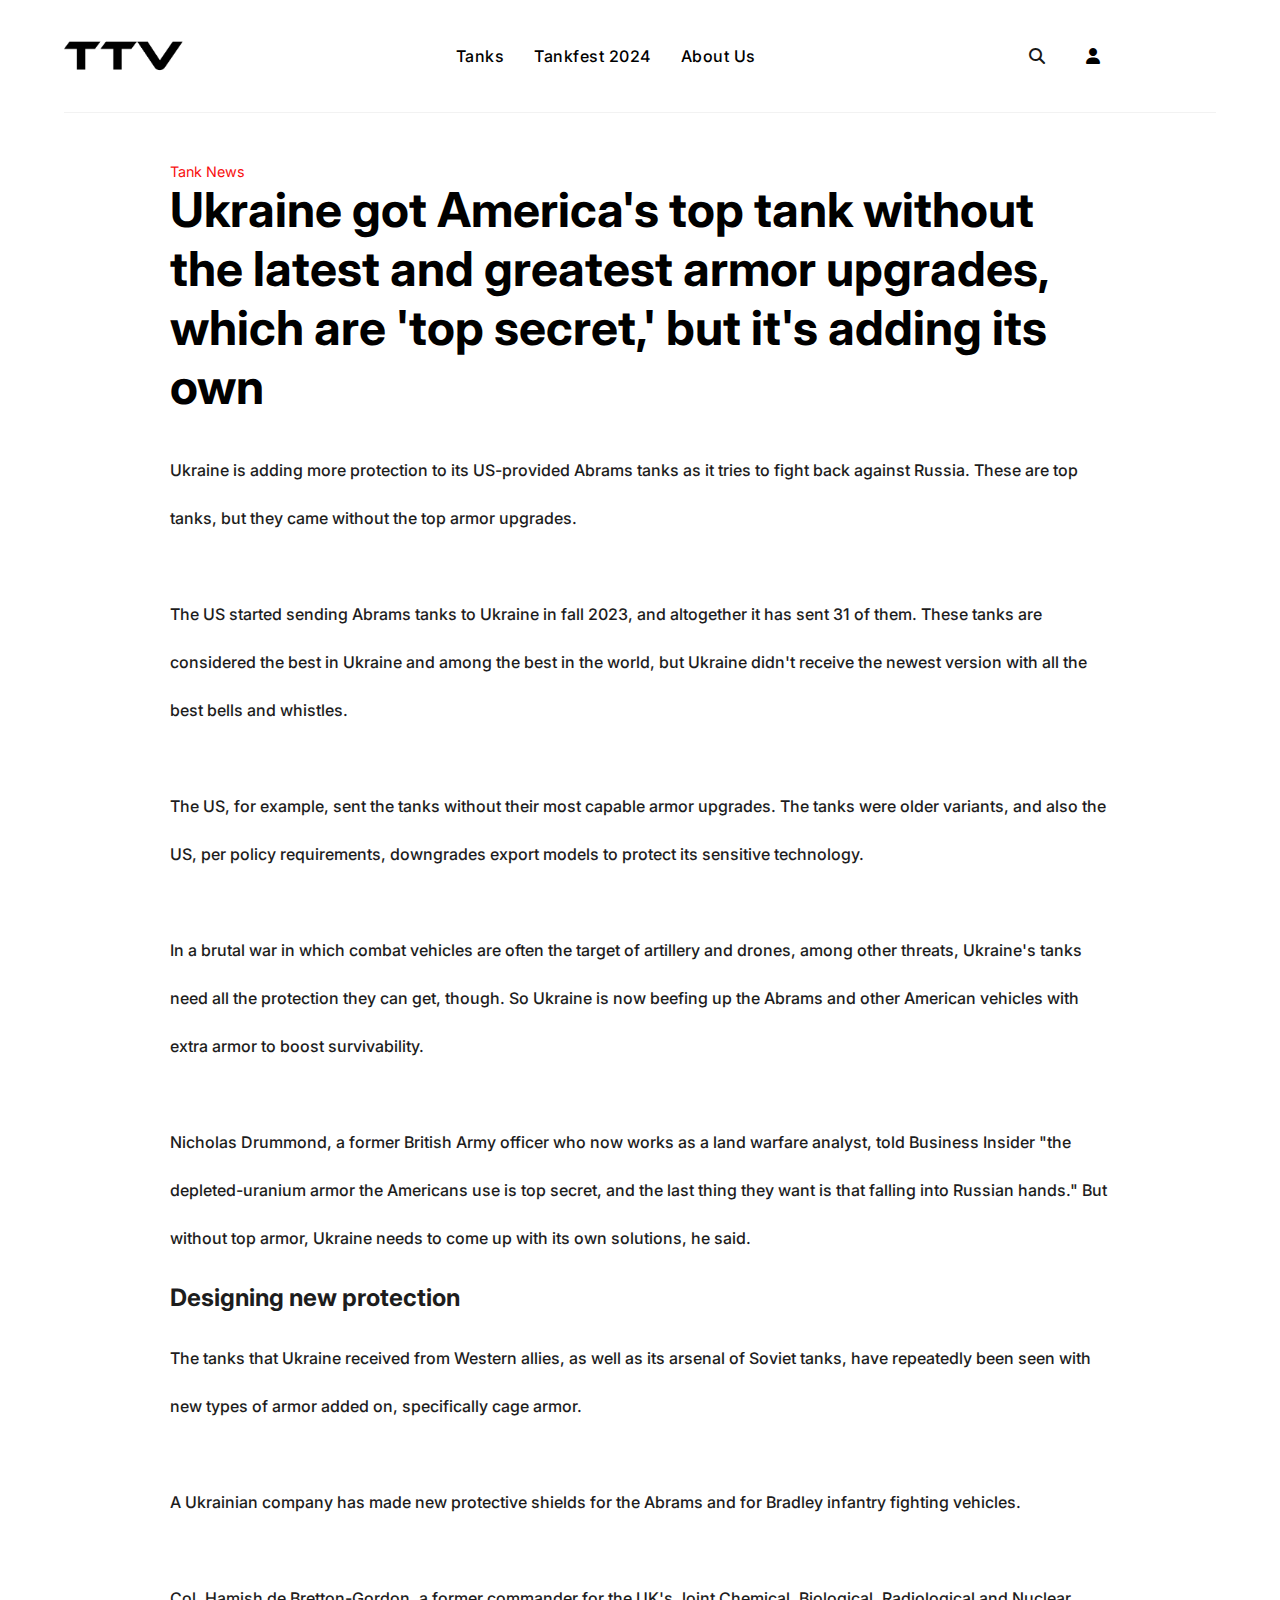
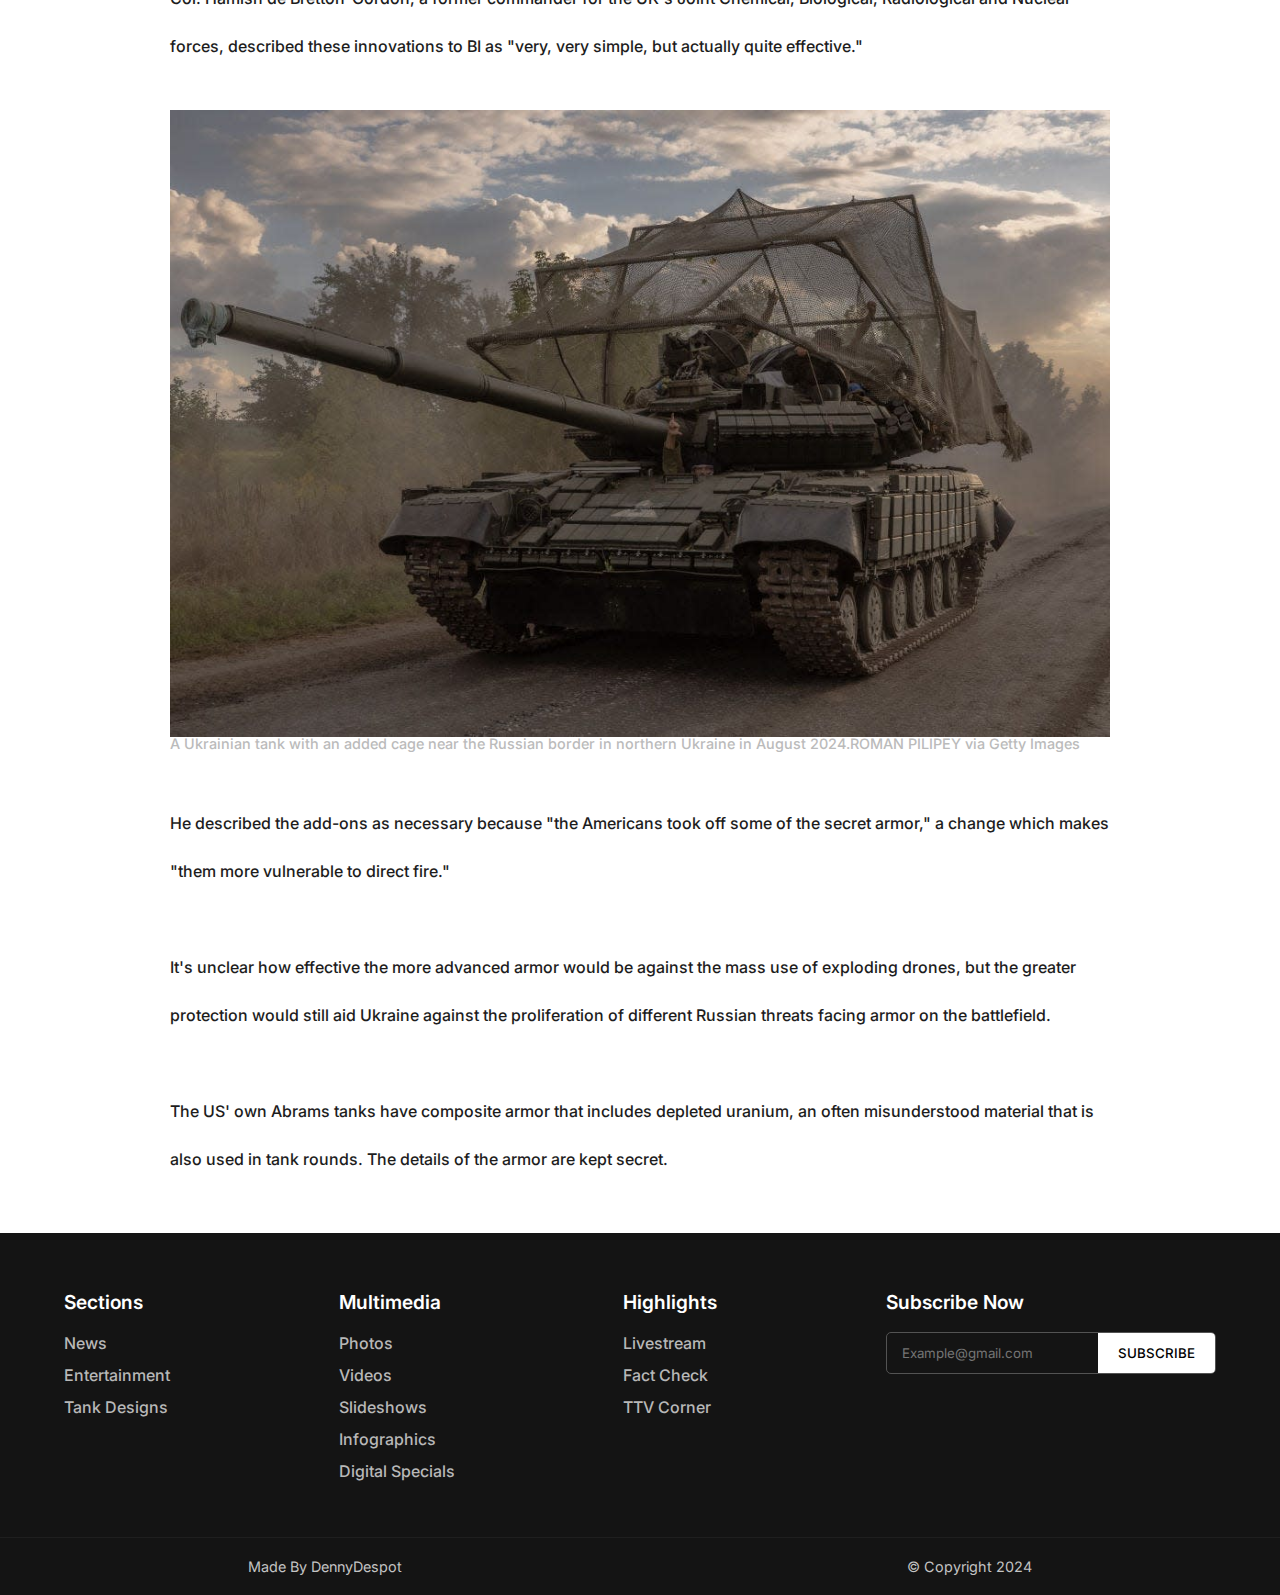
<file: my-favorites/news-3.html>
<!DOCTYPE html>
<html lang="en">
  <head>
    <meta charset="UTF-8" />
    <meta name="viewport" content="width=device-width, initial-scale=1.0" />
    <title>TTV</title>
    <link rel="stylesheet" href="css/style.css" />
    <link rel="shortcut-icon" href="images/favicon.png" />
    <link rel="preconnect" href="https://fonts.googleapis.com">
    <link rel="preconnect" href="https://fonts.gstatic.com" crossorigin>
    <link href="https://fonts.googleapis.com/css2?family=Inter:ital,opsz,wght@0,14..32,100..900;1,14..32,100..900&display=swap" rel="stylesheet">
    <link rel="stylesheet"href="https://cdnjs.cloudflare.com/ajax/libs/font-awesome/6.5.2/css/all.min.css"/>
  </head>
  <body>

    <nav class="navigation">
      <a href="../main/main.html" class="logo">
        <img src="images/TTV-logo.png" alt="logo" />
      </a>
      <input type="checkbox" class="menu-btn" id="menu-btn">
      <label for="menu-btn" class="menu-icon">
        <span class="nav-icon"></span>
      </label>

      <ul class="menu">
        <li><a href="#">Tanks</a></li>
        <li><a href="#">Tankfest 2024</a></li>
        <li><a href="#">About Us</a></li>
    </ul>

      <div class="nav-btns">
        <!-- Search Box -->
        <input type="checkbox" id="nav-search-btn" />
        <label for="nav-search-btn" class="nav-search">
          <i class="fa-solid fa-magnifying-glass"></i>
          <form action="">
            <!--close-->
            <label for="nav-search-btn" class="nav-search-close">
              <i class="fa-solid fa-xmark"></i>
            </label>
            <div class="nav-search-box">
              <input type="text" placeholder="Search Topic" required />
              <button><i class="fa-solid fa-magnifying-glass"></i></button>
            </div>
          </form>
        </label>
        
        <div class="userDropdown">

          <button onclick="userDropDown()" class="userDropbtn">
            <i class="fa-solid fa-user"></i>
          </button>
      
          <div id="userDropdown" class="userDropdown-content">

            <div class="dropdown-link-box">
                <div class="dropdown-links">
                  <ul>
                    <li><button><a href="#">Profile</a></li></button>
                    <li><button><a href="#">Settings</a></li></button>
                    <li><button id="logoutBtn">Logout</button></li>
                  </ul>
                </div>
            </div> 
        </div>
      </div>

    </nav>
    <!--navigation-end-->

<!--main-news-->
<section id="news-details">
  <div class="main-news-text">

    <span class="category">Tank News</span>
    <strong>Ukraine got America's top tank without the latest and greatest armor upgrades, 
      which are 'top secret,' but it's adding its own</strong>

    <div class="m-news-text">
      <span class="m-box-details">

        Ukraine is adding more protection to its US-provided Abrams tanks as it tries to fight back against Russia. 
        These are top tanks, but they came without the top armor upgrades.

        <br>
        <br>
        The US started sending Abrams tanks to Ukraine in fall 2023, and altogether it has sent 31 of them. 
        These tanks are considered the best in Ukraine and among the best in the world, but Ukraine didn't receive 
        the newest version with all the best bells and whistles.
         
        <br>
        <br>
        The US, for example, sent the tanks without their most capable armor upgrades. The tanks were older variants, 
        and also the US, per policy requirements, downgrades export models to protect its sensitive technology.

        <br>
        <br>
        In a brutal war in which combat vehicles are often the target of artillery and drones, among other threats, 
        Ukraine's tanks need all the protection they can get, though. So Ukraine is now beefing up the Abrams and other 
        American vehicles with extra armor to boost survivability.

        <br>
        <br>
        Nicholas Drummond, a former British Army officer who now works as a land warfare analyst, told Business Insider 
        "the depleted-uranium armor the Americans use is top secret, and the last thing they want is that falling into 
        Russian hands." But without top armor, Ukraine needs to come up with its own solutions, he said.

        <h2>Designing new protection</h2>

        The tanks that Ukraine received from Western allies, as well as its arsenal of Soviet tanks, have repeatedly 
        been seen with new types of armor added on, specifically cage armor.

        <br>
        <br>
        A Ukrainian company has made new protective shields for the Abrams and for Bradley infantry fighting vehicles.

        <br>
        <br>
        Col. Hamish de Bretton-Gordon, a former commander for the UK's Joint Chemical, Biological, Radiological and 
        Nuclear forces, described these innovations to BI as "very, very simple, but actually quite effective."

        <div class="main-news-img">
          <img src="images/r-news-3.jpg">
        </div>
        <p>A Ukrainian tank with an added cage near the Russian border in northern Ukraine in August 2024.ROMAN PILIPEY via Getty Images</p>

        <br>
        He described the add-ons as necessary because "the Americans took off some of the secret armor," a change which 
        makes "them more vulnerable to direct fire."

        <br>
        <br>
        It's unclear how effective the more advanced armor would be against the mass use of exploding drones, 
        but the greater protection would still aid Ukraine against the proliferation of different Russian threats 
        facing armor on the battlefield.

        <br>
        <br>
        The US' own Abrams tanks have composite armor that includes depleted uranium, an often misunderstood 
        material that is also used in tank rounds. The details of the armor are kept secret.

      </span>
    </div>

  </div>

</section><!--news-details-end-->

    <!--footer-->
    <footer>
      <!--footer container start-->
      <div class="footer-container">

        <!--LINK-->
        <div class="footer-link-box">
          <strong>Sections</strong>
          <div class="footer-links">
            <ul>
              <li><a href="main.html">News</a></li>
              <li><a href="#">Entertainment</a></li>
              <li><a href="#">Tank Designs</a></li>
            </ul>
          </div>
        </div>

        <div class="footer-link-box">
          <strong>Multimedia</strong>
          <ul>
            <li><a href="#">Photos</a></li>
            <li><a href="#">Videos</a></li>
            <li><a href="#">Slideshows</a></li>
            <li><a href="#">Infographics</a></li>
            <li><a href="#">Digital Specials</a></li>
          </ul>
        </div>

        <div class="footer-link-box">
          <strong>Highlights</strong>
          <ul>
            <li><a href="#">Livestream</a></li>
            <li><a href="#">Fact Check</a></li>
            <li><a href="#">TTV Corner</a></li> 
          </ul>
        </div>

        <div class="footer-subscribe">
          <strong>Subscribe Now</strong>
          <div class="subscribe-box">
            <input type="email" placeholder="Example@gmail.com" required />
            <button>Subscribe</button>
          </div>
        </div>
      </div>
      <!--footer container end-->

      <!--bottom-footer-->
      <div class="footer-bottom">
        <span class="footer-owner">Made By DennyDespot</span>
        <span class="copyright">© Copyright 2024</span>
      </div>
    </footer>

    <script src="js/scripts.js"></script>
  </body>
</html>
</file>
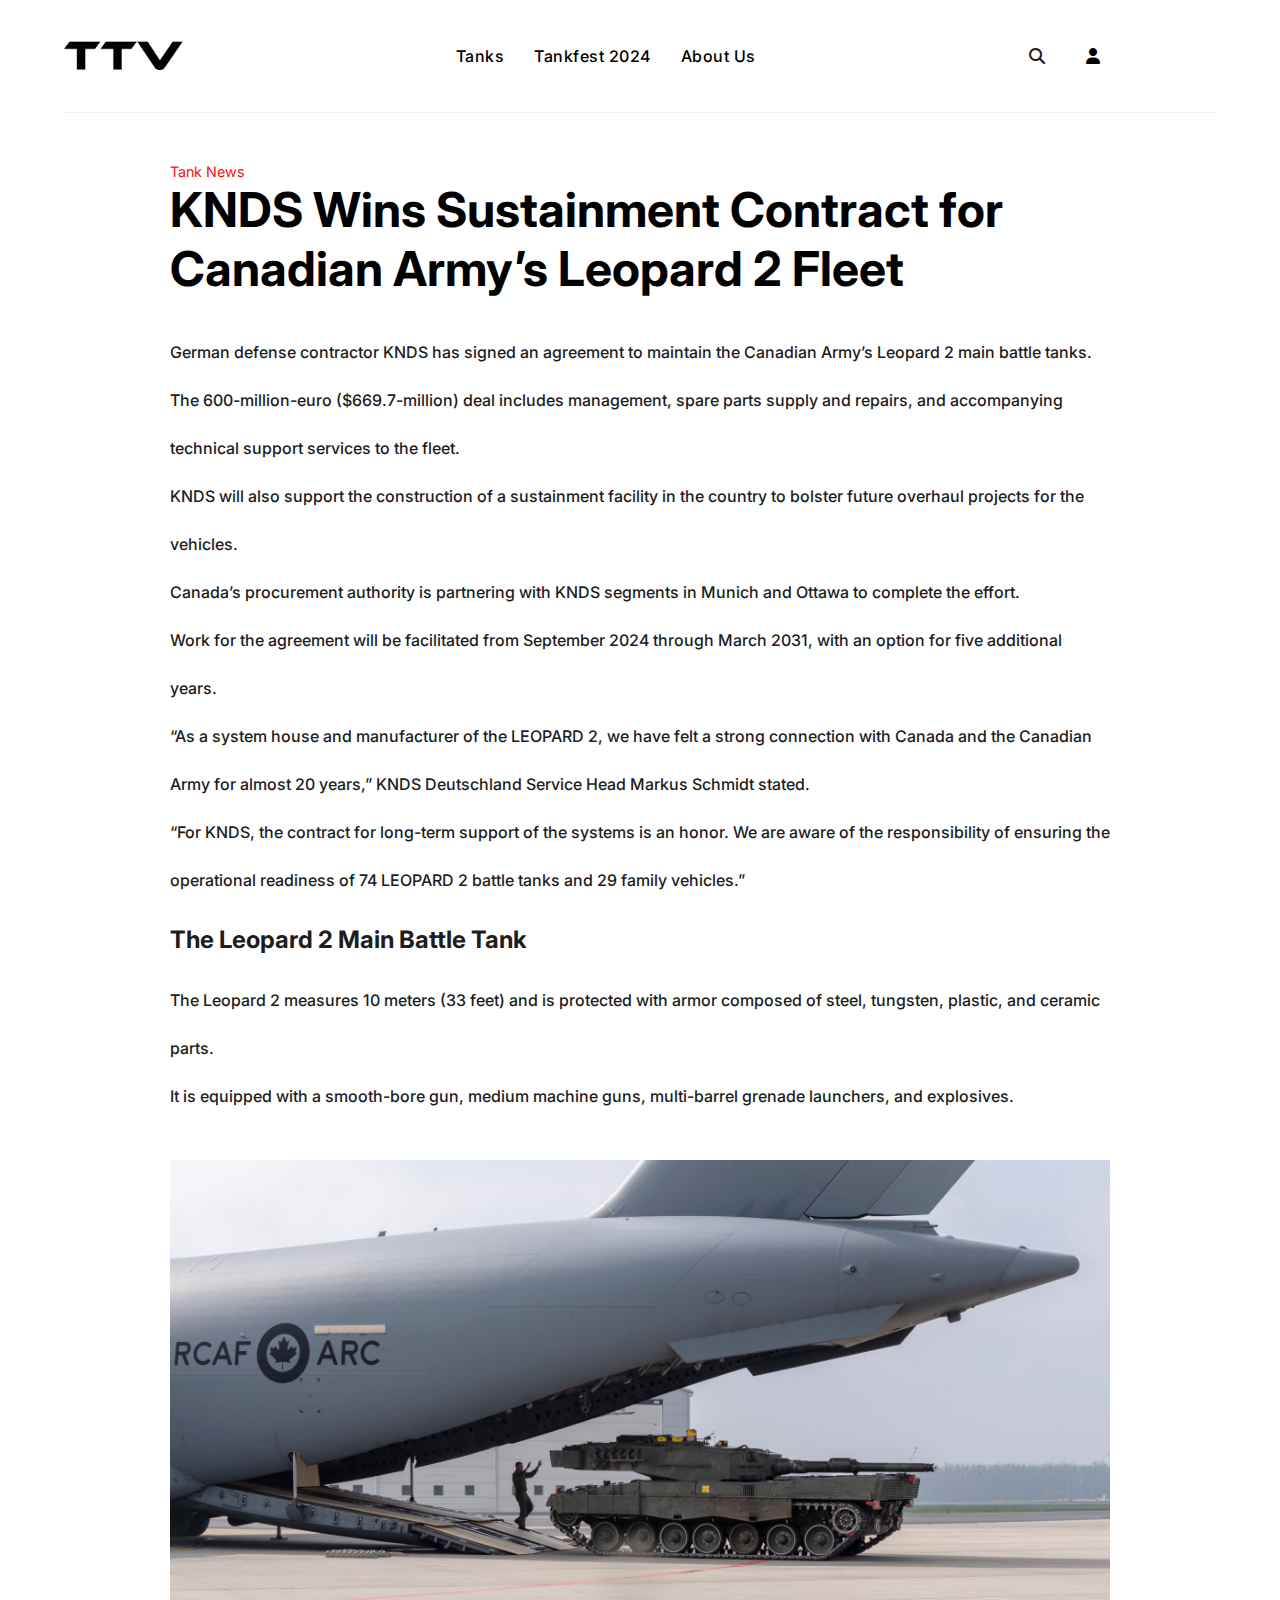
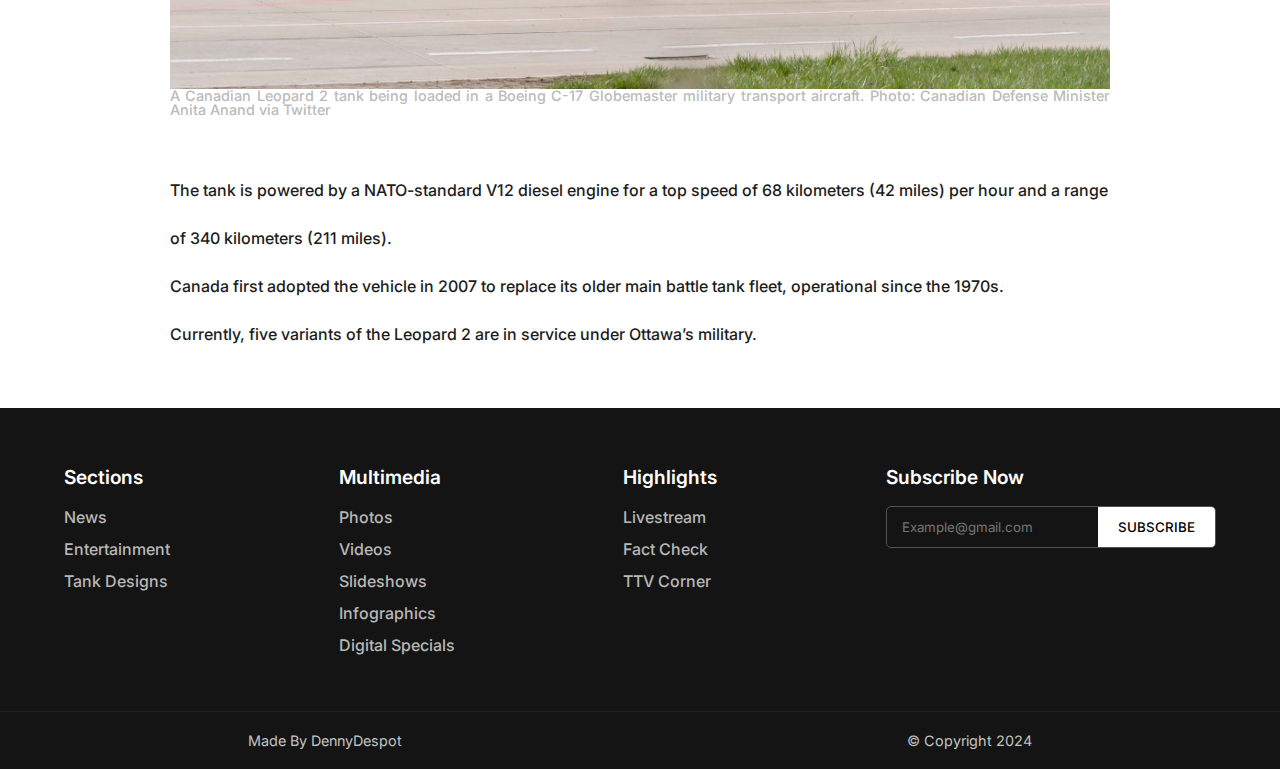
<file: my-favorites/news-4.html>
<!DOCTYPE html>
<html lang="en">
  <head>
    <meta charset="UTF-8" />
    <meta name="viewport" content="width=device-width, initial-scale=1.0" />
    <title>TTV</title>
    <link rel="stylesheet" href="css/style.css" />
    <link rel="shortcut-icon" href="images/favicon.png" />
    <link rel="preconnect" href="https://fonts.googleapis.com">
    <link rel="preconnect" href="https://fonts.gstatic.com" crossorigin>
    <link href="https://fonts.googleapis.com/css2?family=Inter:ital,opsz,wght@0,14..32,100..900;1,14..32,100..900&display=swap" rel="stylesheet">
    <link rel="stylesheet"href="https://cdnjs.cloudflare.com/ajax/libs/font-awesome/6.5.2/css/all.min.css"/>
  </head>
  <body>

    <nav class="navigation">
      <a href="../main/main.html" class="logo">
        <img src="images/TTV-logo.png" alt="logo" />
      </a>

      <input type="checkbox" class="menu-btn" id="menu-btn">
      <label for="menu-btn" class="menu-icon">
        <span class="nav-icon"></span>
      </label>

      <ul class="menu">
        <li><a href="#">Tanks</a></li>
        <li><a href="#">Tankfest 2024</a></li>
        <li><a href="#">About Us</a></li>
    </ul>

      <div class="nav-btns">
        <!-- Search Box -->
        <input type="checkbox" id="nav-search-btn" />
        <label for="nav-search-btn" class="nav-search">
          <i class="fa-solid fa-magnifying-glass"></i>
          <form action="">
            <!--close-->
            <label for="nav-search-btn" class="nav-search-close">
              <i class="fa-solid fa-xmark"></i>
            </label>
            <div class="nav-search-box">
              <input type="text" placeholder="Search Topic" required />
              <button><i class="fa-solid fa-magnifying-glass"></i></button>
            </div>
          </form>
        </label>
        
        <div class="userDropdown">

          <button onclick="userDropDown()" class="userDropbtn">
            <i class="fa-solid fa-user"></i>
          </button>
      
          <div id="userDropdown" class="userDropdown-content">

            <div class="dropdown-link-box">
                <div class="dropdown-links">
                  <ul>
                    <li><button><a href="#">Profile</a></li></button>
                    <li><button><a href="#">Settings</a></li></button>
                    <li><button id="logoutBtn">Logout</button></li>
                  </ul>
                </div>
            </div> 
        </div>
      </div>

    </nav>
    <!--navigation-end-->

<!--main-news-->
<section id="news-details">
  <div class="main-news-text">

    <span class="category">Tank News</span>
    <strong>KNDS Wins Sustainment Contract for Canadian Army’s Leopard 2 Fleet</strong>

    <div class="m-news-text">
      <span class="m-box-details">

        German defense contractor KNDS has signed an agreement to maintain the Canadian Army’s Leopard 2 main battle tanks.

        <br>
        The 600-million-euro ($669.7-million) deal includes management, spare parts supply and repairs, and 
        accompanying technical support services to the fleet.

        <br>
        KNDS will also support the construction of a sustainment facility in the country to bolster future overhaul 
        projects for the vehicles.

        <br>
        Canada’s procurement authority is partnering with KNDS segments in Munich and Ottawa to complete the effort.

        <br>
        Work for the agreement will be facilitated from September 2024 through March 2031, with an 
        option for five additional years.

        <br>
        “As a system house and manufacturer of the LEOPARD 2, we have felt a strong connection with Canada and 
        the Canadian Army for almost 20 years,” KNDS Deutschland Service Head Markus Schmidt stated.

        <br>
        “For KNDS, the contract for long-term support of the systems is an honor. We are aware of the responsibility 
        of ensuring the operational readiness of 74 LEOPARD 2 battle tanks and 29 family vehicles.”

        <h2>The Leopard 2 Main Battle Tank</h2>

        The Leopard 2 measures 10 meters (33 feet) and is protected with armor composed of steel, tungsten, 
        plastic, and ceramic parts.

        <br>
        It is equipped with a smooth-bore gun, medium machine guns, multi-barrel grenade launchers, and explosives.

        <div class="main-news-img">
          <img src="images/r-news-4.jpg">
        </div>
        <p>A Canadian Leopard 2 tank being loaded in a Boeing C-17 Globemaster military transport aircraft. 
          Photo: Canadian Defense Minister Anita Anand via Twitter</p>

        <br>
        The tank is powered by a NATO-standard V12 diesel engine for a top speed of 68 kilometers (42 miles) per 
        hour and a range of 340 kilometers (211 miles).

        <br>
        Canada first adopted the vehicle in 2007 to replace its older main battle tank fleet, 
        operational since the 1970s.

        <br>
        Currently, five variants of the Leopard 2 are in service under Ottawa’s military.

      </span>
    </div>

  </div>

</section><!--news-details-end-->

    <!--footer-->
    <footer>
      <!--footer container start-->
      <div class="footer-container">

        <!--LINK-->
        <div class="footer-link-box">
          <strong>Sections</strong>
          <div class="footer-links">
            <ul>
              <li><a href="main.html">News</a></li>
              <li><a href="#">Entertainment</a></li>
              <li><a href="#">Tank Designs</a></li>
            </ul>
          </div>
        </div>

        <div class="footer-link-box">
          <strong>Multimedia</strong>
          <ul>
            <li><a href="#">Photos</a></li>
            <li><a href="#">Videos</a></li>
            <li><a href="#">Slideshows</a></li>
            <li><a href="#">Infographics</a></li>
            <li><a href="#">Digital Specials</a></li>
          </ul>
        </div>

        <div class="footer-link-box">
          <strong>Highlights</strong>
          <ul>
            <li><a href="#">Livestream</a></li>
            <li><a href="#">Fact Check</a></li>
            <li><a href="#">TTV Corner</a></li> 
          </ul>
        </div>

        <div class="footer-subscribe">
          <strong>Subscribe Now</strong>
          <div class="subscribe-box">
            <input type="email" placeholder="Example@gmail.com" required />
            <button>Subscribe</button>
          </div>
        </div>
      </div>
      <!--footer container end-->

      <!--bottom-footer-->
      <div class="footer-bottom">
        <span class="footer-owner">Made By DennyDespot</span>
        <span class="copyright">© Copyright 2024</span>
      </div>
    </footer>

    <script src="js/scripts.js"></script>
  </body>
</html>
</file>
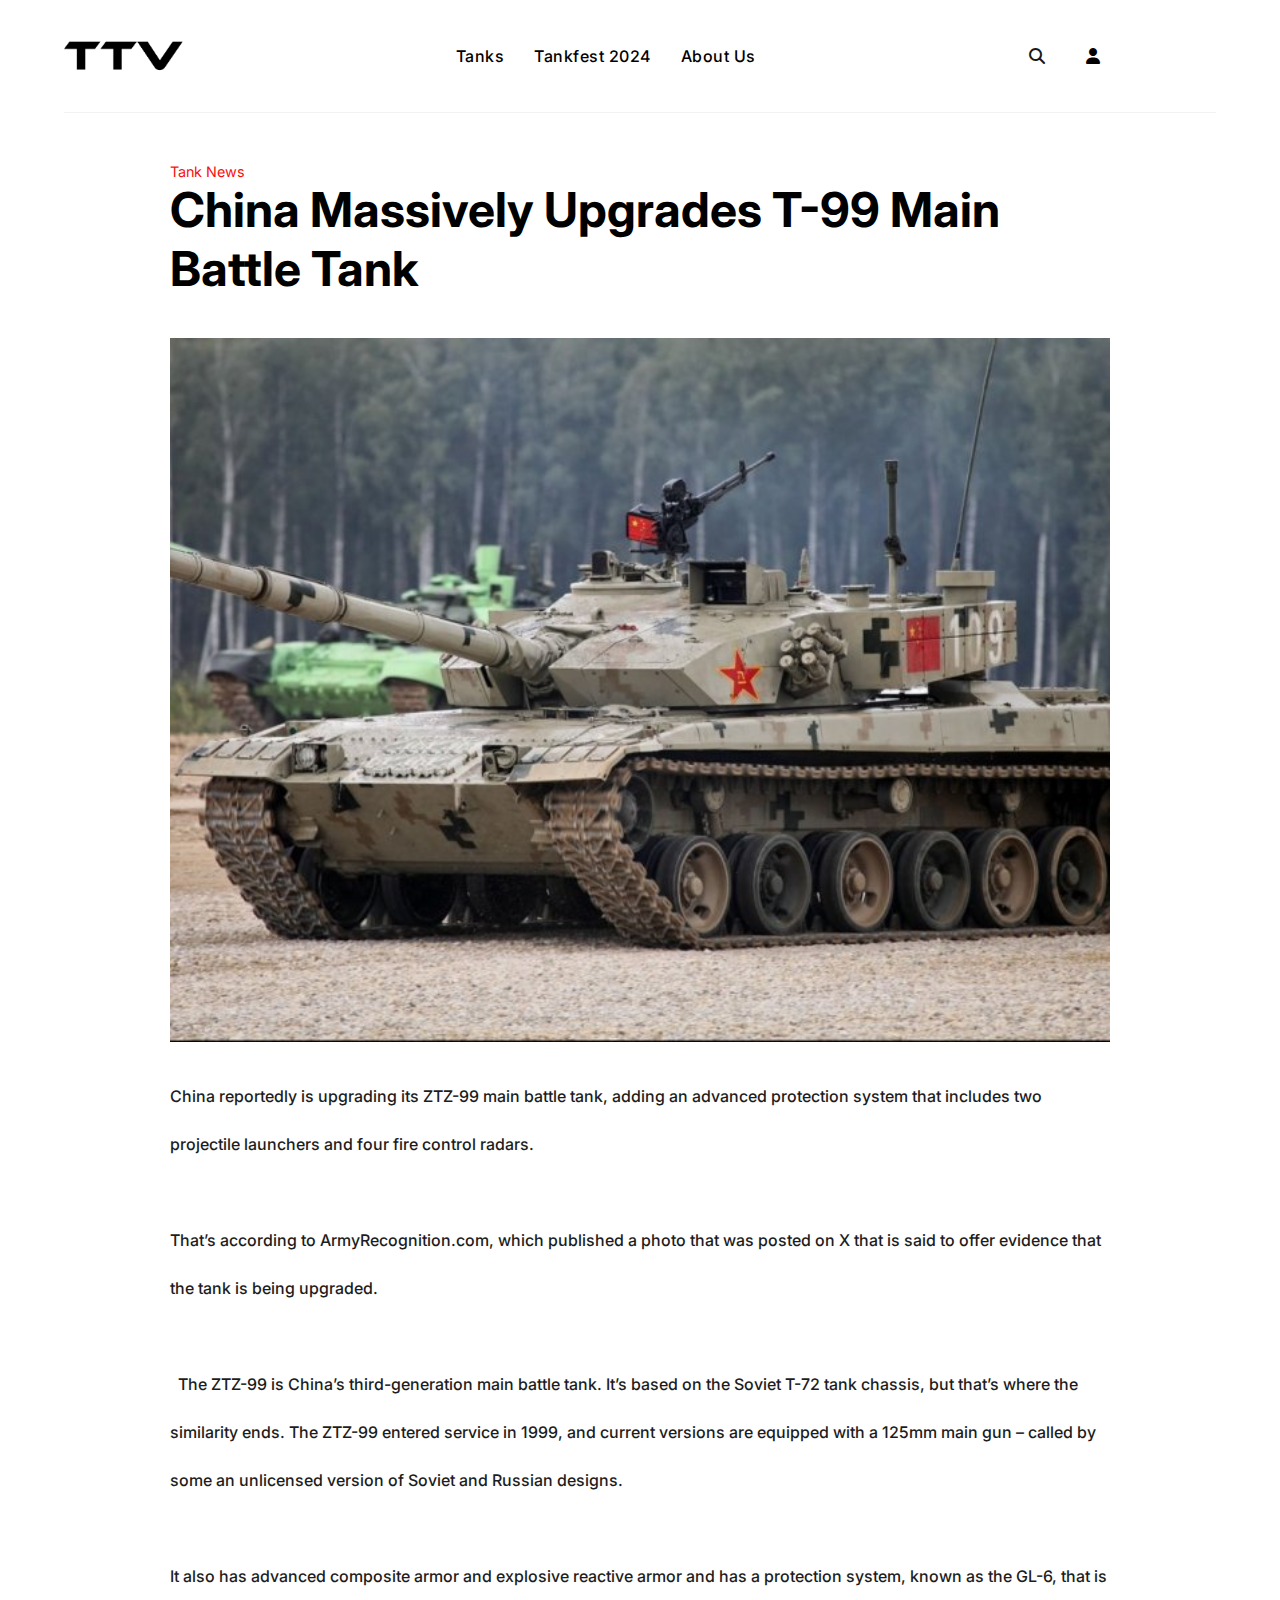
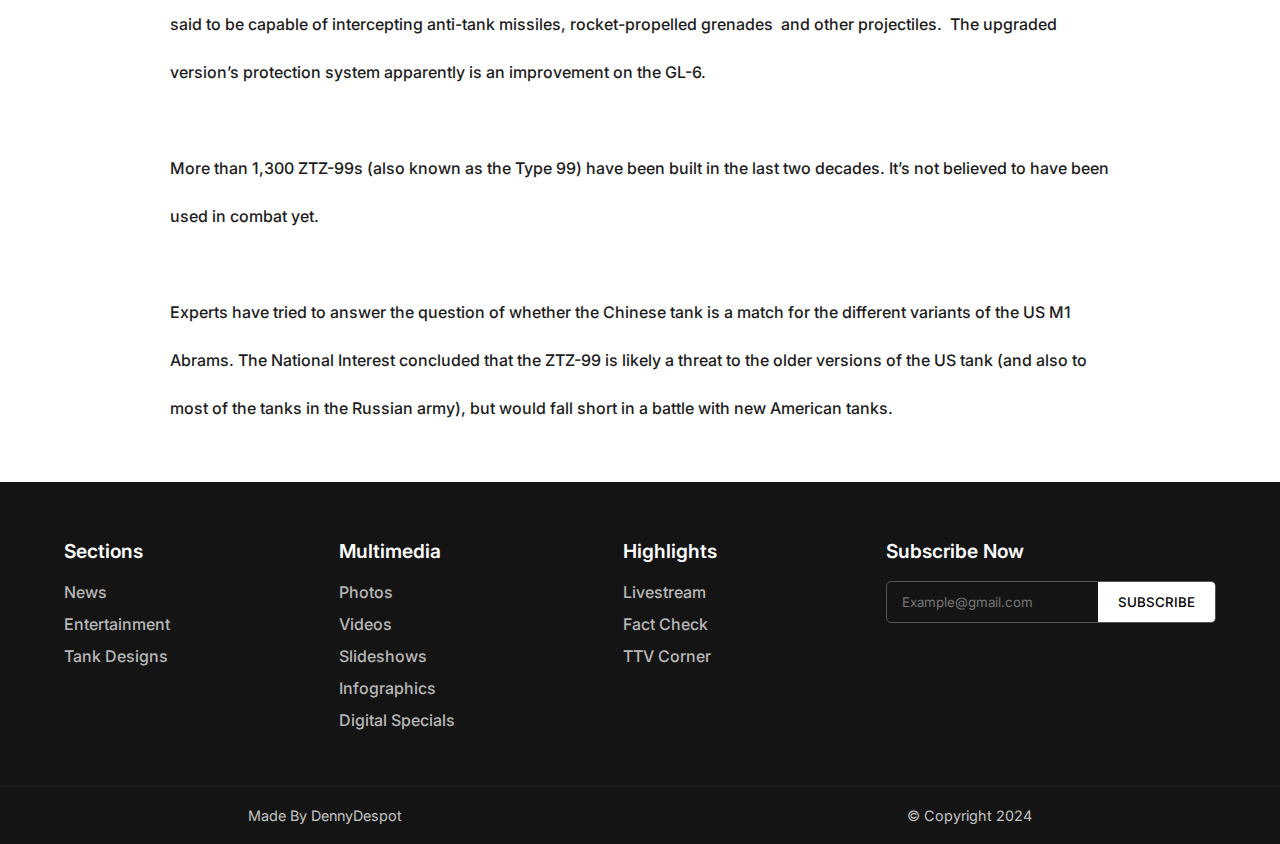
<file: my-favorites/news-5.html>
<!DOCTYPE html>
<html lang="en">
  <head>
    <meta charset="UTF-8" />
    <meta name="viewport" content="width=device-width, initial-scale=1.0" />
    <title>TTV</title>
    <link rel="stylesheet" href="css/style.css" />
    <link rel="shortcut-icon" href="images/favicon.png" />
    <link rel="preconnect" href="https://fonts.googleapis.com">
    <link rel="preconnect" href="https://fonts.gstatic.com" crossorigin>
    <link href="https://fonts.googleapis.com/css2?family=Inter:ital,opsz,wght@0,14..32,100..900;1,14..32,100..900&display=swap" rel="stylesheet">
    <link rel="stylesheet"href="https://cdnjs.cloudflare.com/ajax/libs/font-awesome/6.5.2/css/all.min.css"/>
  </head>
  <body>

    <nav class="navigation">
      <a href="../main/main.html" class="logo">
        <img src="images/TTV-logo.png" alt="logo" />
      </a>

      <input type="checkbox" class="menu-btn" id="menu-btn">
      <label for="menu-btn" class="menu-icon">
        <span class="nav-icon"></span>
      </label>

      <ul class="menu">
        <li><a href="#">Tanks</a></li>
        <li><a href="#">Tankfest 2024</a></li>
        <li><a href="#">About Us</a></li>
    </ul>

      <div class="nav-btns">
        <!-- Search Box -->
        <input type="checkbox" id="nav-search-btn" />
        <label for="nav-search-btn" class="nav-search">
          <i class="fa-solid fa-magnifying-glass"></i>
          <form action="">
            <!--close-->
            <label for="nav-search-btn" class="nav-search-close">
              <i class="fa-solid fa-xmark"></i>
            </label>
            <div class="nav-search-box">
              <input type="text" placeholder="Search Topic" required />
              <button><i class="fa-solid fa-magnifying-glass"></i></button>
            </div>
          </form>
        </label>
        
        <div class="userDropdown">

          <button onclick="userDropDown()" class="userDropbtn">
            <i class="fa-solid fa-user"></i>
          </button>
      
          <div id="userDropdown" class="userDropdown-content">

            <div class="dropdown-link-box">
                <div class="dropdown-links">
                  <ul>
                    <li><button><a href="#">Profile</a></li></button>
                    <li><button><a href="#">Settings</a></li></button>
                    <li><button id="logoutBtn">Logout</button></li>
                  </ul>
                </div>
            </div> 
        </div>
      </div>

    </nav>
    <!--navigation-end-->

<!--main-news-->
<section id="news-details">
  <div class="main-news-text">

    <span class="category">Tank News</span>
    <strong>China Massively Upgrades T-99 Main Battle Tank</strong>

    <div class="main-news-img">
      <img src="images/r-news-5.jpg">
    </div>

    <div class="m-news-text">
      <span class="m-box-details">

        China reportedly is upgrading its ZTZ-99 main battle tank, adding an advanced protection system 
        that includes two projectile launchers and four fire control radars.

        <br>
        <br>
        That’s according to ArmyRecognition.com, which published a photo that was posted on X that 
        is said to offer evidence that the tank is being upgraded. 
         
        <br>
        <br>
          The ZTZ-99 is China’s third-generation main battle tank. It’s based on the Soviet T-72 tank chassis, 
        but that’s where the similarity ends. The ZTZ-99 entered service in 1999, and current versions are 
        equipped with a 125mm main gun – called by some an unlicensed version of Soviet and Russian designs. 

        <br>
        <br>
        It also has advanced composite armor and explosive reactive armor and has a protection system, 
        known as the GL-6, that is said to be capable of intercepting anti-tank missiles, rocket-propelled 
        grenades  and other projectiles.  The upgraded version’s protection system apparently is an improvement on the GL-6.  

        <br>
        <br>
        More than 1,300 ZTZ-99s (also known as the Type 99) have been built in the last two decades. It’s not 
        believed to have been used in combat yet. 

        <br>
        <br>
        Experts have tried to answer the question of whether the Chinese tank is a match for the different 
        variants of the US M1 Abrams. The National Interest concluded that the ZTZ-99 is likely a threat to the 
        older versions of the US tank (and also to most of the tanks in the Russian army), but would fall short in a 
        battle with new American tanks.  

      </span>
    </div>

  </div>

</section><!--news-details-end-->

    <!--footer-->
    <footer>
      <!--footer container start-->
      <div class="footer-container">

        <!--LINK-->
        <div class="footer-link-box">
          <strong>Sections</strong>
          <div class="footer-links">
            <ul>
              <li><a href="#">News</a></li>
              <li><a href="#">Entertainment</a></li>
              <li><a href="#">Tank Designs</a></li>
            </ul>
          </div>
        </div>

        <div class="footer-link-box">
          <strong>Multimedia</strong>
          <ul>
            <li><a href="#">Photos</a></li>
            <li><a href="#">Videos</a></li>
            <li><a href="#">Slideshows</a></li>
            <li><a href="#">Infographics</a></li>
            <li><a href="#">Digital Specials</a></li>
          </ul>
        </div>

        <div class="footer-link-box">
          <strong>Highlights</strong>
          <ul>
            <li><a href="#">Livestream</a></li>
            <li><a href="#">Fact Check</a></li>
            <li><a href="#">TTV Corner</a></li> 
          </ul>
        </div>

        <div class="footer-subscribe">
          <strong>Subscribe Now</strong>
          <div class="subscribe-box">
            <input type="email" placeholder="Example@gmail.com" required />
            <button>Subscribe</button>
          </div>
        </div>
      </div>
      <!--footer container end-->

      <!--bottom-footer-->
      <div class="footer-bottom">
        <span class="footer-owner">Made By DennyDespot</span>
        <span class="copyright">© Copyright 2024</span>
      </div>
    </footer>

    <script src="js/scripts.js"></script>
  </body>
</html>
</file>
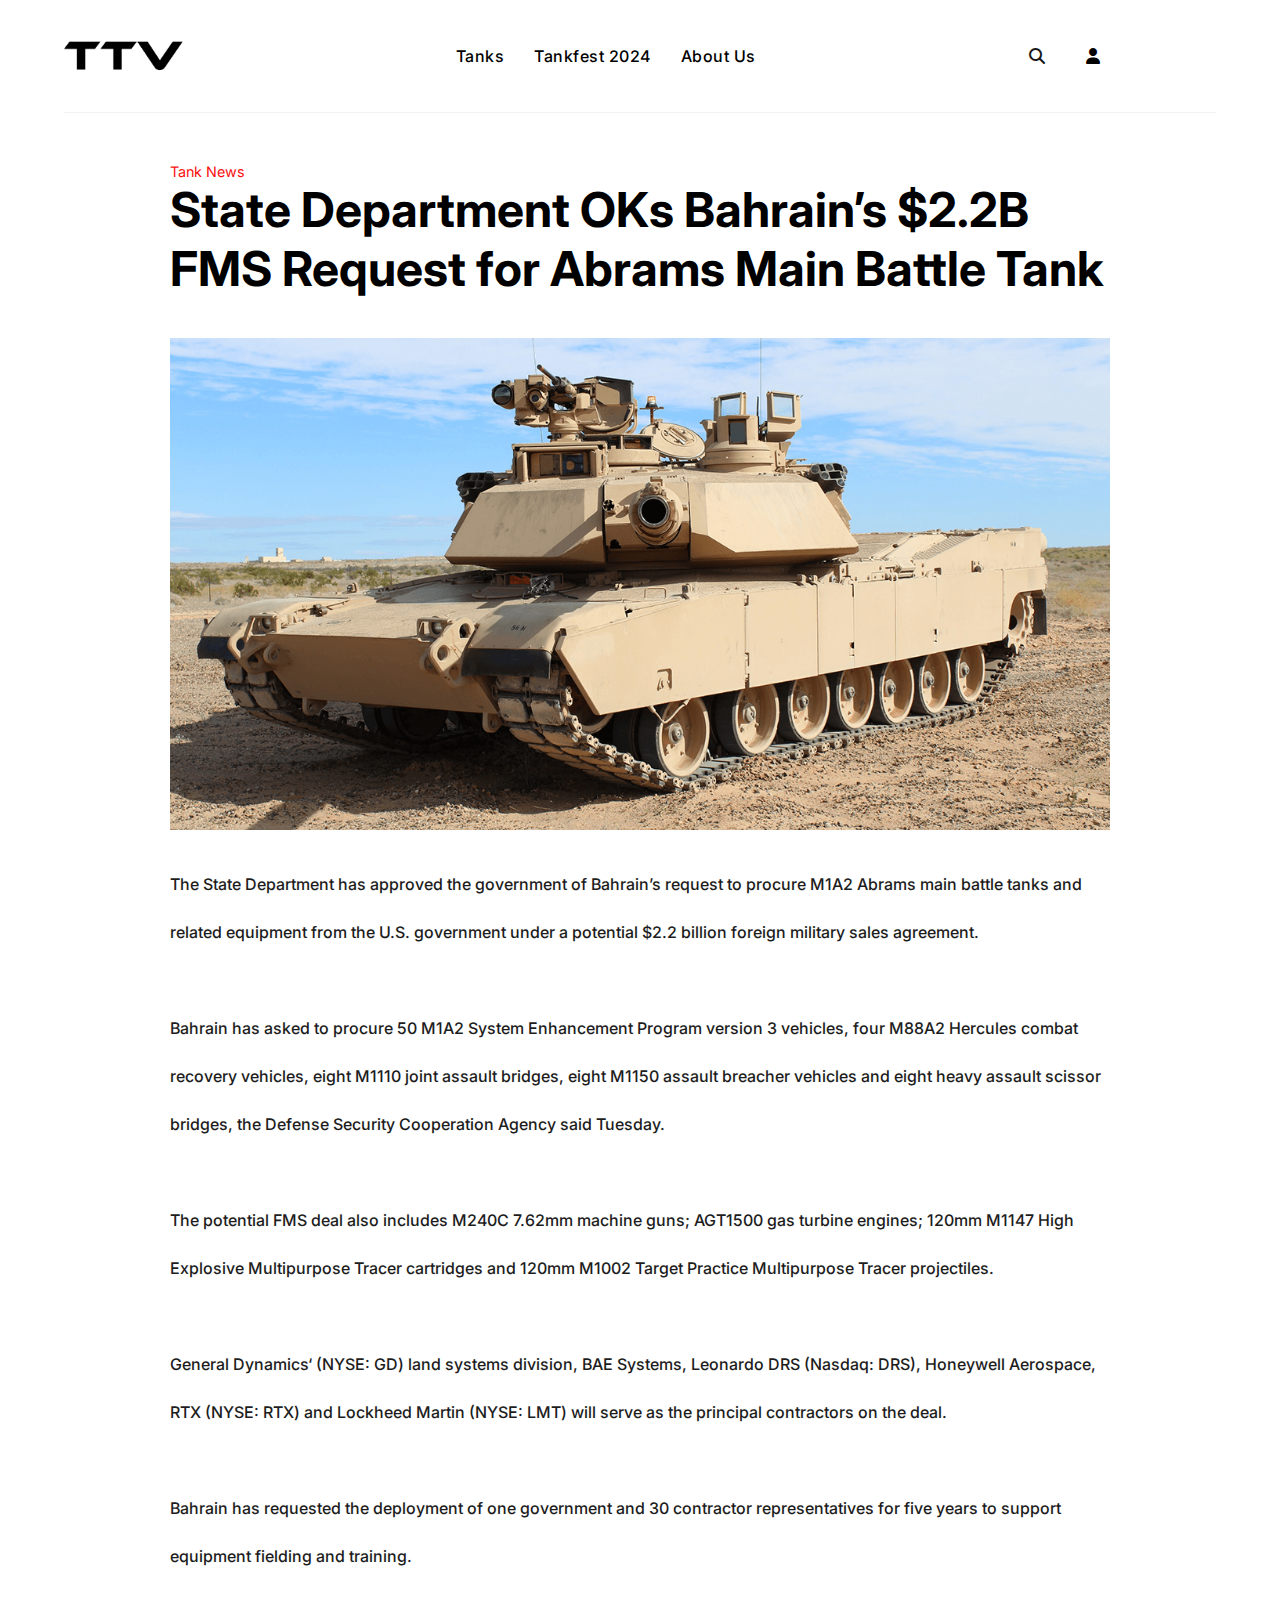
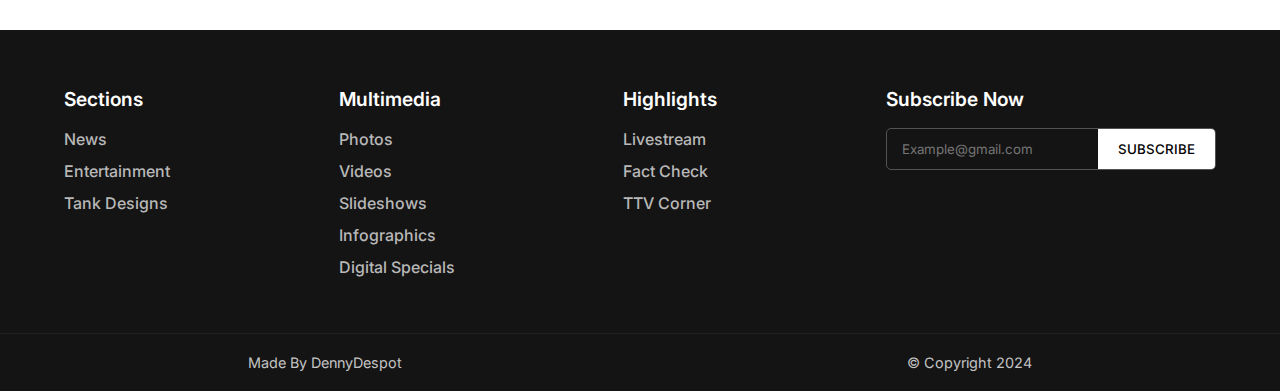
<file: my-favorites/news-6.html>
<!DOCTYPE html>
<html lang="en">
  <head>
    <meta charset="UTF-8" />
    <meta name="viewport" content="width=device-width, initial-scale=1.0" />
    <title>TTV</title>
    <link rel="stylesheet" href="css/style.css" />
    <link rel="shortcut-icon" href="images/favicon.png" />
    <link rel="preconnect" href="https://fonts.googleapis.com">
    <link rel="preconnect" href="https://fonts.gstatic.com" crossorigin>
    <link href="https://fonts.googleapis.com/css2?family=Inter:ital,opsz,wght@0,14..32,100..900;1,14..32,100..900&display=swap" rel="stylesheet">
    <link rel="stylesheet"href="https://cdnjs.cloudflare.com/ajax/libs/font-awesome/6.5.2/css/all.min.css"/>
  </head>
  <body>

    <nav class="navigation">
      <a href="../main/main.html" class="logo">
        <img src="images/TTV-logo.png" alt="logo" />
      </a>

      <input type="checkbox" class="menu-btn" id="menu-btn">
      <label for="menu-btn" class="menu-icon">
        <span class="nav-icon"></span>
      </label>

      <ul class="menu">
        <li><a href="#">Tanks</a></li>
        <li><a href="#">Tankfest 2024</a></li>
        <li><a href="#">About Us</a></li>
    </ul>

      <div class="nav-btns">
        <!-- Search Box -->
        <input type="checkbox" id="nav-search-btn" />
        <label for="nav-search-btn" class="nav-search">
          <i class="fa-solid fa-magnifying-glass"></i>
          <form action="">
            <!--close-->
            <label for="nav-search-btn" class="nav-search-close">
              <i class="fa-solid fa-xmark"></i>
            </label>
            <div class="nav-search-box">
              <input type="text" placeholder="Search Topic" required />
              <button><i class="fa-solid fa-magnifying-glass"></i></button>
            </div>
          </form>
        </label>
        
        <div class="userDropdown">

          <button onclick="userDropDown()" class="userDropbtn">
            <i class="fa-solid fa-user"></i>
          </button>
      
          <div id="userDropdown" class="userDropdown-content">

            <div class="dropdown-link-box">
                <div class="dropdown-links">
                  <ul>
                    <li><button><a href="#">Profile</a></li></button>
                    <li><button><a href="#">Settings</a></li></button>
                    <li><button id="logoutBtn">Logout</button></li>
                  </ul>
                </div>
            </div> 
        </div>
      </div>

    </nav>
    <!--navigation-end-->

<!--main-news-->
<section id="news-details">
  <div class="main-news-text">

    <span class="category">Tank News</span>
    <strong>State Department OKs Bahrain’s $2.2B FMS Request for Abrams Main Battle Tank</strong>

    <div class="main-news-img">
      <img src="images/r-news-6.png">
    </div>

    <div class="m-news-text">
      <span class="m-box-details">

        The State Department has approved the government of Bahrain’s request to procure M1A2 Abrams main battle 
        tanks and related equipment from the U.S. government under a potential $2.2 billion foreign military sales agreement.

        <br>
        <br>
        Bahrain has asked to procure 50 M1A2 System Enhancement Program version 3 vehicles, four M88A2 Hercules combat 
        recovery vehicles, eight M1110 joint assault bridges, eight M1150 assault breacher vehicles and eight heavy 
        assault scissor bridges, the Defense Security Cooperation Agency said Tuesday.
         
        <br>
        <br>
        The potential FMS deal also includes M240C 7.62mm machine guns; AGT1500 gas turbine engines; 120mm M1147 
        High Explosive Multipurpose Tracer cartridges and 120mm M1002 Target Practice Multipurpose Tracer projectiles.

        <br>
        <br>
        General Dynamics‘ (NYSE: GD) land systems division, BAE Systems, Leonardo DRS (Nasdaq: DRS), Honeywell 
        Aerospace, RTX (NYSE: RTX) and Lockheed Martin (NYSE: LMT) will serve as the principal contractors on the deal.

        <br>
        <br>
        Bahrain has requested the deployment of one government and 30 contractor representatives for five years to support equipment fielding and training.

      </span>
    </div>

  </div>

</section><!--news-details-end-->

    <!--footer-->
    <footer>
      <!--footer container start-->
      <div class="footer-container">

        <!--LINK-->
        <div class="footer-link-box">
          <strong>Sections</strong>
          <div class="footer-links">
            <ul>
              <li><a href="#">News</a></li>
              <li><a href="#">Entertainment</a></li>
              <li><a href="#">Tank Designs</a></li>
            </ul>
          </div>
        </div>

        <div class="footer-link-box">
          <strong>Multimedia</strong>
          <ul>
            <li><a href="#">Photos</a></li>
            <li><a href="#">Videos</a></li>
            <li><a href="#">Slideshows</a></li>
            <li><a href="#">Infographics</a></li>
            <li><a href="#">Digital Specials</a></li>
          </ul>
        </div>

        <div class="footer-link-box">
          <strong>Highlights</strong>
          <ul>
            <li><a href="#">Livestream</a></li>
            <li><a href="#">Fact Check</a></li>
            <li><a href="#">TTV Corner</a></li> 
          </ul>
        </div>

        <div class="footer-subscribe">
          <strong>Subscribe Now</strong>
          <div class="subscribe-box">
            <input type="email" placeholder="Example@gmail.com" required />
            <button>Subscribe</button>
          </div>
        </div>
      </div>
      <!--footer container end-->

      <!--bottom-footer-->
      <div class="footer-bottom">
        <span class="footer-owner">Made By DennyDespot</span>
        <span class="copyright">© Copyright 2024</span>
      </div>
    </footer>

    <script src="js/scripts.js"></script>
  </body>
</html>
</file>
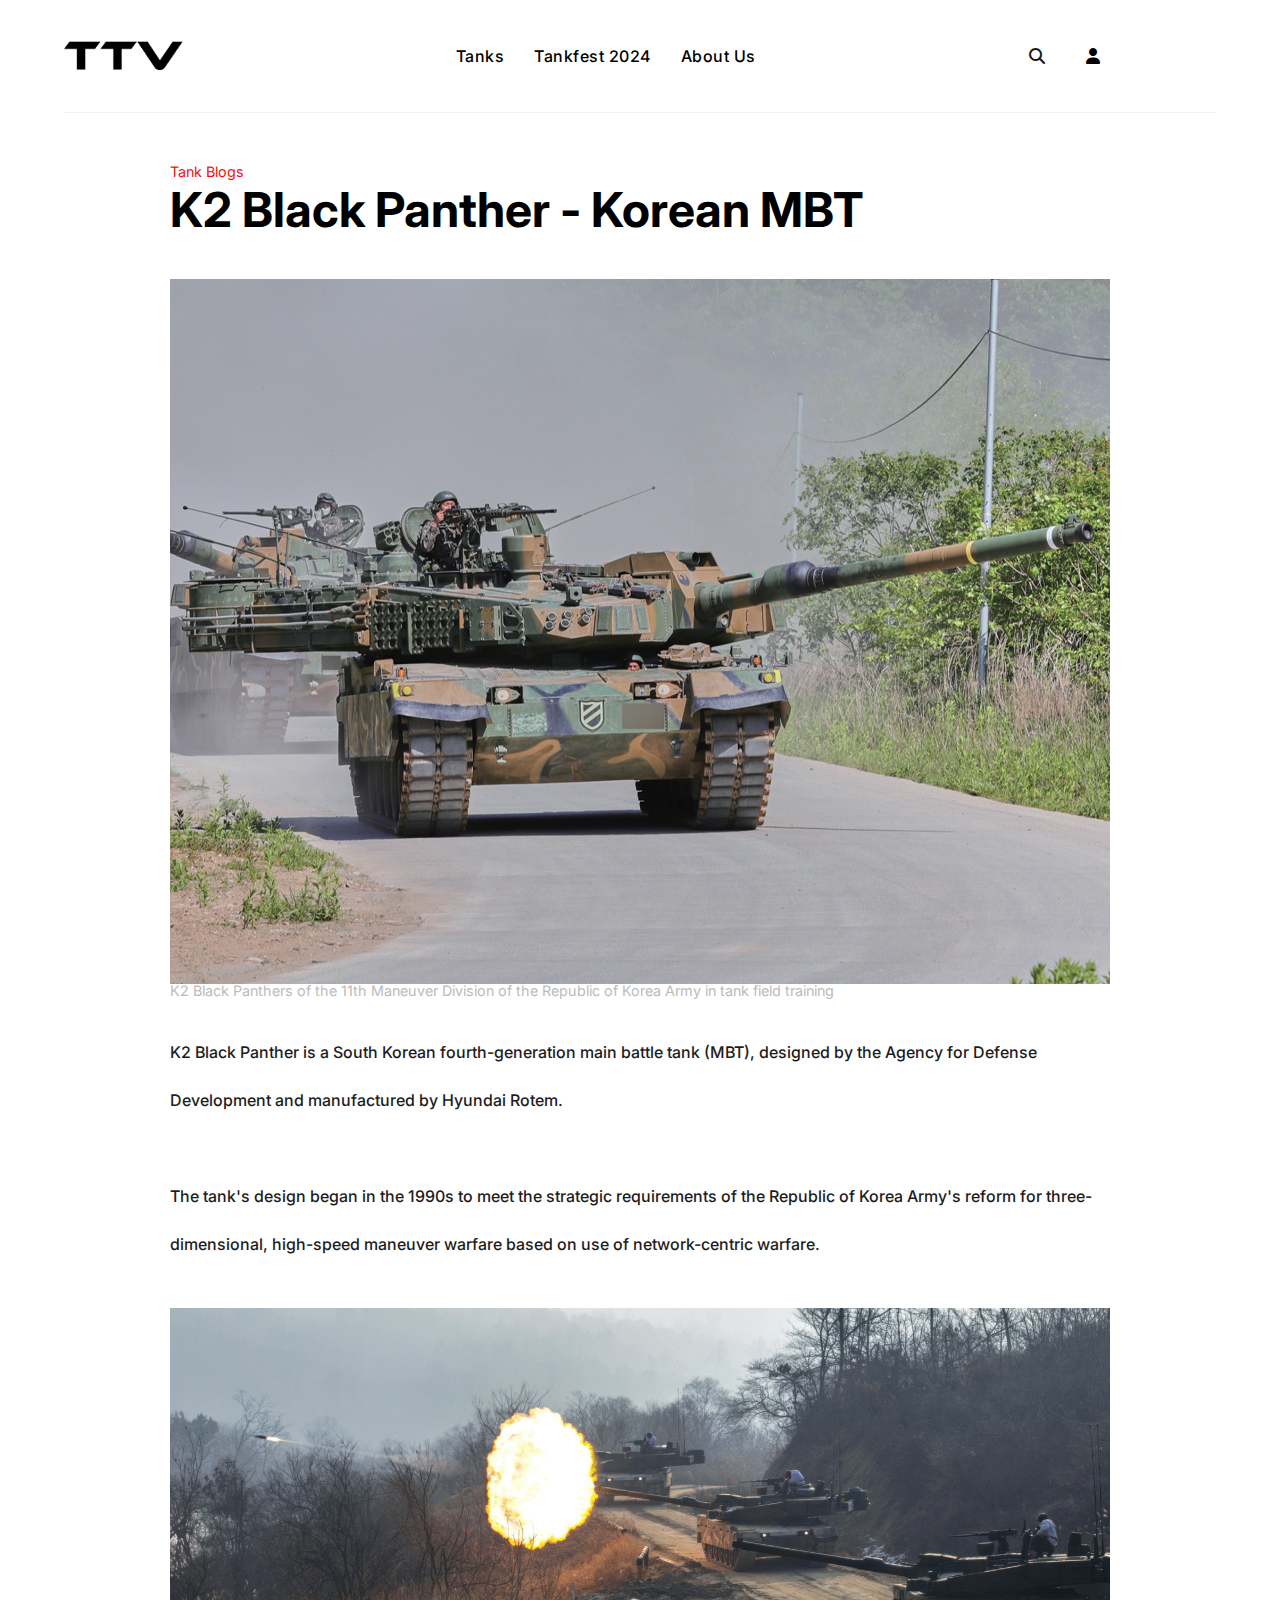
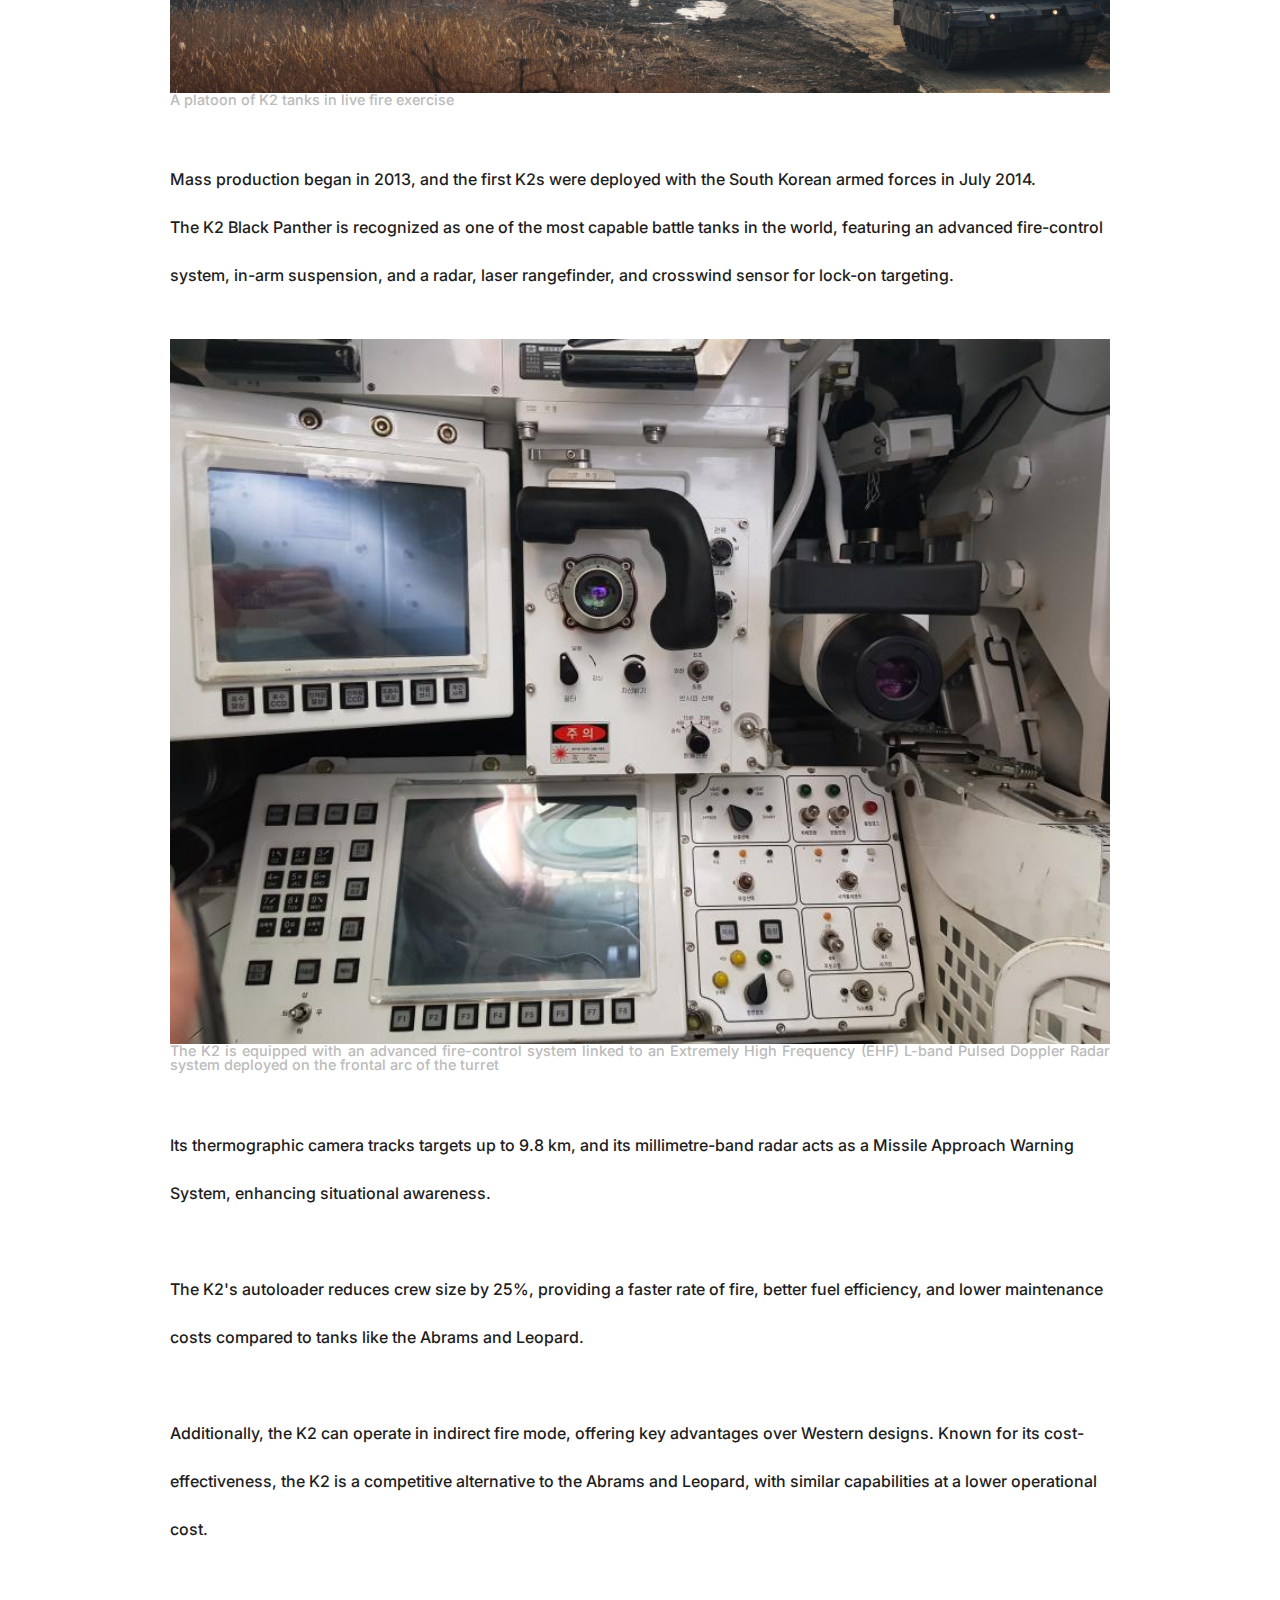
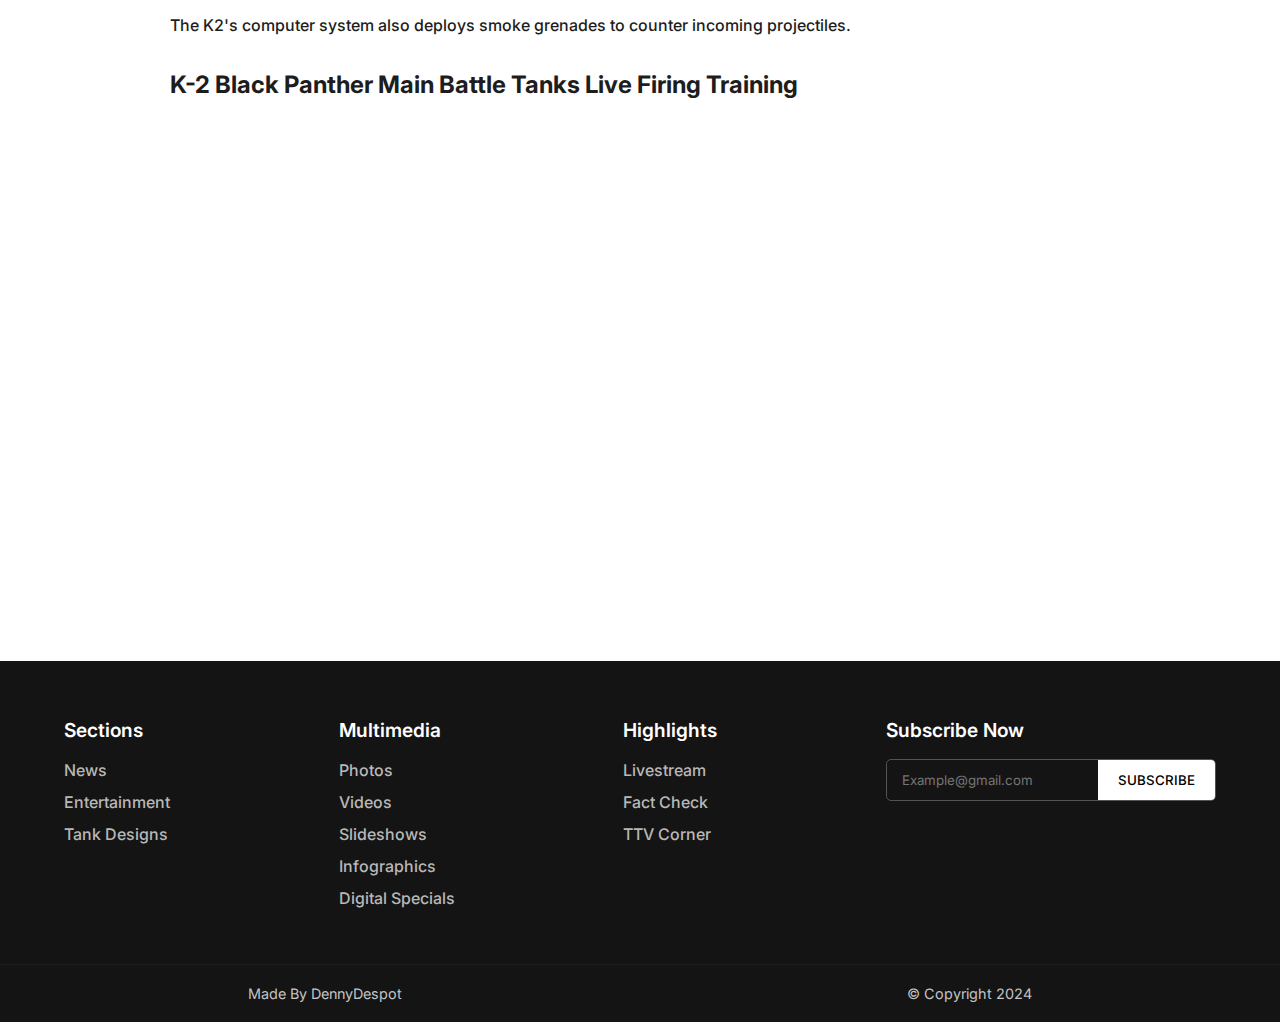
<file: my-favorites/page1.html>
<!DOCTYPE html>
<html lang="en">
  <head>
    <meta charset="UTF-8" />
    <meta name="viewport" content="width=device-width, initial-scale=1.0" />
    <title>TTV</title>
    <link rel="stylesheet" href="css/style.css" />
    <link rel="shortcut-icon" href="images/favicon.png" />
    <link rel="preconnect" href="https://fonts.googleapis.com">
    <link rel="preconnect" href="https://fonts.gstatic.com" crossorigin>
    <link href="https://fonts.googleapis.com/css2?family=Inter:ital,opsz,wght@0,14..32,100..900;1,14..32,100..900&display=swap" rel="stylesheet">
    <link rel="stylesheet"href="https://cdnjs.cloudflare.com/ajax/libs/font-awesome/6.5.2/css/all.min.css"/>
  </head>
  <body>

    <nav class="navigation">
      <a href="../main/main.html" class="logo">
        <img src="images/TTV-logo.png" alt="logo" />
      </a>
      <input type="checkbox" class="menu-btn" id="menu-btn">
      <label for="menu-btn" class="menu-icon">
        <span class="nav-icon"></span>
      </label>

      <ul class="menu">
        <li><a href="#">Tanks</a></li>
        <li><a href="#">Tankfest 2024</a></li>
        <li><a href="#">About Us</a></li>
    </ul>

      <div class="nav-btns">
        <!-- Search Box -->
        <input type="checkbox" id="nav-search-btn" />
        <label for="nav-search-btn" class="nav-search">
          <i class="fa-solid fa-magnifying-glass"></i>
          <form action="">
            <!--close-->
            <label for="nav-search-btn" class="nav-search-close">
              <i class="fa-solid fa-xmark"></i>
            </label>
            <div class="nav-search-box">
              <input type="text" placeholder="Search Topic" required />
              <button><i class="fa-solid fa-magnifying-glass"></i></button>
            </div>
          </form>
        </label>
        
        <div class="userDropdown">

          <button onclick="userDropDown()" class="userDropbtn">
            <i class="fa-solid fa-user"></i>
          </button>
      
          <div id="userDropdown" class="userDropdown-content">

            <div class="dropdown-link-box">
                <div class="dropdown-links">
                  <ul>
                    <li><button><a href="#">Profile</a></li></button>
                    <li><button><a href="#">Settings</a></li></button>
                    <li><button id="logoutBtn">Logout</button></li>
                  </ul>
                </div>
            </div> 
        </div>
      </div>

    </nav>
    <!--navigation-end-->

<!--main-news-->
<section id="news-details">
  <div class="main-news-text">

    <span class="category">Tank Blogs</span>
    <strong>K2 Black Panther - Korean MBT</strong>

    <div class="main-news-img">
      <img src="images/K2-Black-Panther.png">
    </div>
    <p>K2 Black Panthers of the 11th Maneuver Division of the Republic of Korea Army in tank field training</p>

    <div class="m-news-text">
      <span class="m-box-details">
        K2 Black Panther is a South Korean fourth-generation main battle tank (MBT), designed by the Agency for 
        Defense Development and manufactured by Hyundai Rotem. 
        <br>
        <br>
        The tank's design began in the 1990s to meet the strategic 
        requirements of the Republic of Korea Army's reform for three-dimensional, high-speed maneuver warfare based 
        on use of network-centric warfare.
         
        <div class="main-news-img">
          <img src="images/K2-Black-Panther-2.jpg">
        </div>
        <p>A platoon of K2 tanks in live fire exercise</p>

        <br>
        Mass production began in 2013, and the first K2s were deployed with the South Korean armed forces in July 2014.
        <br>
        The K2 Black Panther is recognized as one of the most capable battle tanks in the world, featuring an advanced 
        fire-control system, in-arm suspension, and a radar, laser rangefinder, and crosswind sensor for lock-on targeting.

        <div class="main-news-img">
          <img src="images/K2-Black-Panther-3.jpg">
        </div>
        <p>The K2 is equipped with an advanced fire-control system linked to an Extremely High Frequency (EHF) 
          L-band Pulsed Doppler Radar system deployed on the frontal arc of the turret</p>

        <br>
        Its thermographic camera tracks targets up to 9.8 km, and its millimetre-band radar acts as a Missile Approach Warning System, 
        enhancing situational awareness. 
        <br>
        <br>
        The K2's autoloader reduces crew size by 25%, providing a faster rate of fire, better fuel efficiency, 
        and lower maintenance costs compared to tanks like the Abrams and Leopard. 
        <br>
        <br>
        Additionally, the K2 can operate in indirect fire mode, offering key advantages over Western designs. Known for its cost-effectiveness, 
        the K2 is a competitive alternative to the Abrams and Leopard, with similar capabilities at a lower operational cost.   
        <br>
        <br>
        The K2's computer system also deploys smoke grenades to counter incoming projectiles.

        <h2>K-2 Black Panther Main Battle Tanks Live Firing Training</h2>
        
        <iframe class="video-frame"
        src="https://www.youtube.com/embed/MWnzF2Je1qw?playlist=MWnzF2Je1qw&loop=1&autoplay=1&mute=1">
        </iframe>

      </span>
    </div>

  </div>

</section><!--news-details-end-->

    <!--footer-->
    <footer>
      <!--footer container start-->
      <div class="footer-container">

        <!--LINK-->
        <div class="footer-link-box">
          <strong>Sections</strong>
          <div class="footer-links">
            <ul>
              <li><a href="#">News</a></li>
              <li><a href="#">Entertainment</a></li>
              <li><a href="#">Tank Designs</a></li>
            </ul>
          </div>
        </div>

        <div class="footer-link-box">
          <strong>Multimedia</strong>
          <ul>
            <li><a href="#">Photos</a></li>
            <li><a href="#">Videos</a></li>
            <li><a href="#">Slideshows</a></li>
            <li><a href="#">Infographics</a></li>
            <li><a href="#">Digital Specials</a></li>
          </ul>
        </div>

        <div class="footer-link-box">
          <strong>Highlights</strong>
          <ul>
            <li><a href="#">Livestream</a></li>
            <li><a href="#">Fact Check</a></li>
            <li><a href="#">TTV Corner</a></li> 
          </ul>
        </div>

        <div class="footer-subscribe">
          <strong>Subscribe Now</strong>
          <div class="subscribe-box">
            <input type="email" placeholder="Example@gmail.com" required />
            <button>Subscribe</button>
          </div>
        </div>
      </div>
      <!--footer container end-->

      <!--bottom-footer-->
      <div class="footer-bottom">
        <span class="footer-owner">Made By DennyDespot</span>
        <span class="copyright">© Copyright 2024</span>
      </div>
    </footer>

    <script src="js/scripts.js"></script>
  </body>
</html>
</file>
<file: main/css/style.css>
* {
    margin: 0px;
    padding: 0px;
    box-sizing: border-box;
    font-family: Inter;
    scroll-behavior: smooth;
}

a {
    text-decoration: none;
}

ul {
    list-style: none;
}

button{
    border: none;
}

h3:hover{
    cursor: default;
}

/* Navigation */
.navigation {
    display: flex;
    justify-content: space-between;
    align-items: center;
    max-width: 1200px;
    width: 90%;
    margin: auto;
    background: #ffffff;
    border-bottom: 1px solid #e2e2e26e;
    padding: 30px 0px;
}

.logo img {
    max-width: 180px;
    max-height: 40px;
    width: 100%;
    height: 100%;
    display: flex;
    justify-content: center;
    align-items: center;
    object-fit: contain;
    object-position: center;
}

.menu {
    display: flex;
    justify-content: center;
    align-items: center;
}

.menu li a {
    margin: 0px 15px;
    color: #000000;
    letter-spacing: 0.5px;
    font-weight: 500;
}

.menu li {
    position: relative;
}

.menu li a:hover {
    color: #0000007c;
    text-decoration: none;
}

.userDropbtn {
    color: rgb(0, 0, 0);
    padding: 16px;
    font-size: 16px;
    border: none;
    cursor: pointer;
    background-color: #ffffff;
}

.userDropbtn:hover{
    background-color: #bbbbbb;

}

#logoutBtn {
    color: rgb(0, 0, 0);
    padding: 16px;
    font-size: 16px;
    border: none;
    cursor: pointer;
    background-color: #eeeeee;
    width: 100%;
    text-align: left; 
}

.userDropdown-content {
    display: none;
    position: absolute;
    background-color: #eeeeee;
    overflow: auto;
    z-index: 998;
}

.userDropdown-content strong {
    font-size: 1.2rem;
    color: #000000;
    font-weight: 600;
}

.userDropdown-content li a {
    display: flex;
    color: black;
    align-items: center;
    justify-content: center;
    padding: 12px;
    text-decoration: none;
    font-weight: 400;
}


.userShow {
    display: block;
}


/*navbtns*/
.nav-btns {
    display: flex;
    justify-content: center;
    align-items: center;
    grid-gap: 25px;
}

.nav-btns a {
    color: #181818;
    font-size: 1rem;
}

.nav-btns label {
    color: #181818;
    cursor: pointer;
}

.nav-search form {
    position: fixed;
    left: 0px;
    top: 0px;
    width: 100%;
    height: 100%;
    background-color: #14141446;
    z-index: 100;
    display: none;
    flex-direction: column;
    justify-content: center;
    align-items: center;
}

#nav-search-btn:checked~.nav-search form {
    display: flex;
}

#nav-search-btn {
    display: none;
}

.nav-search-close i {
    color: #ffffff;
}

.nav-search-box {
    max-width: 600px;
    width: 90%;
    height: 45px;
    background-color: #ffffff;
    border-radius: 30px;
    display: flex;
    justify-content: space-between;
    align-items: center;
    box-shadow: 2px 2px 30px rgba(0, 0, 0, 0.12);
    padding: 0px 2.5px;
}

.nav-search-box button {
    width: 40px;
    height: 40px;
    border-radius: 50%;
    background-color: #0f87f8;
    color: #ffffff;
    border: none;
    outline: none;
    cursor: pointer;
}

.nav-search-box input {
    width: 90%;
    padding: 0px 20px;
    background-color: transparent;
    border: none;
    outline: none;
}

.nav-search-close {
    width: 50px;
    height: 50px;
    display: flex;
    justify-content: center;
    align-items: center;
    background-color: #272727;
    margin-bottom: 20px;
    cursor: pointer;
    margin-bottom: 20px;
    border-radius: 50%;
}


/* Log In Form */
body.login-page {
    background-size: cover;
    background-position: center;
    background-repeat: no-repeat;
    height: 100vh;
    display: flex;
    justify-content: center;
    align-items: center;
    margin: 0;
}


body.login-page .logInForm {
    width: 100%;
    max-width: 500px; 
    padding: 20px;
    background-color: #fff;
    border-radius: 8px;
    box-shadow: 0 4px 8px rgba(0, 0, 0, 0.1);
}

.container {
    align-items: center;
    justify-content: center;
    display: flex;
    flex-direction: column;
    gap: 15px;
}

input[type="text"], input[type="password"] {
    width: 100%;
    padding: 12px 20px;
    margin: 8px 0;
    display: inline-block;
    border: 1px solid #ccc;
    border-radius: 5px;
    box-sizing: border-box;
    font-size: 16px;
}

.logInButton {
    background-color: #000000; 
    color: white; 
    border: none;
    padding: 10px 20px; 
    border-radius: 5px; 
    font-size: 16px; 
    cursor: pointer; 
    transition: background-color 0.3s ease;
}

.logInButton:hover {
    background-color: #6e6e6e; 
}

.signUpButton {
    background-color: #a5a5a5; 
    color: white; 
    border: none; 
    padding: 10px 20px; 
    border-radius: 5px; 
    font-size: 16px; 
    cursor: pointer; 
    transition: background-color 0.3s ease;
}

.signUpButton:hover {
    background-color: #000000; 
}

p {
    text-align: center;
}

a {
    color: #000;
    text-decoration: none;
    font-weight: bold;
}

a:hover {
    text-decoration: underline;
}

#sign-up-form {
    display: none;
}

#login-form {
    display: block;
}

#login-form, #sign-up-form {
    display: block;
    width: 100%;
    margin: 0;
    padding: 0;
}

/*News Boxes*/
.related-news {
    max-width: 1200px;
    width: 90%;
    margin: 50px auto;
}

.related-news .news-heading {
    background-color: #f5f5f5;
    border: 1px solid rgb(236, 236, 236);
    padding: 10px 20px;
    border-radius: 5px;
}

.news-heading a {
    color: #a7a7a7;
    font-weight: 400;
    letter-spacing: 1px;
}

.r-news-container {
    display: grid;
    grid-template-columns: 1fr;
    grid-gap: 8px;
    width: 100%;
    margin: 20px auto;
}

.r-news-box {
    max-width: 100%;
    height: 600px;
    background-color: #ffffff;
    display: flex;
    flex-direction: column;
    align-items: center;
    justify-content: center;
    border-radius: 5px;
    border: 1px solid #dfdfdf;
    transition: all ease 0.3s;
}

.r-news-box:hover {
    box-shadow: 2px 6px 16px rgba(0, 0, 0, 0.3);
    background-image: linear-gradient(60deg, rgb(255, 255, 255), rgb(0, 0, 0));
}

.r-news-box .r-news-img {
    width: 100%;
    height: 100%;
    object-fit: cover;
    overflow: hidden;
    border-radius: 4px;
}

.r-news-box .r-news-img img {
    width: 100%;
    height: 100%;
    object-fit: cover;
    object-position: center;
}

.r-news-text {
    display: flex;
    flex-direction: column;
    width: 100%;
    justify-content: center;
    align-items: center;
    margin-top: 10px;
    line-height: 1.5;
}

.r-news-text .news-box-p-name,
.news-box-p-name {
    cursor: pointer;
    text-decoration: none;
    color: #313131;
    font-size: 1.5rem;
    font-weight: 600;
    display: -webkit-box;
    overflow: hidden;
    text-overflow: ellipsis;
}

.project-logo img {
    max-width: 240px;
    display: flex;
    justify-content: center;
    align-items: center;
    object-fit: contain;
    object-position: center;
}



/* NEWS details */
#news-details {
    display: block;
    max-width: 1000px;
    width: 90%;
    margin: 50px auto;
}

.main-news-img {
    margin-top: 40px;
    display: flex;
    justify-content: center;
    align-items: center;
}

.main-news-img img {
    width: 100%;
    height: 100%;
    object-fit: fill;
    object-position: center;
}

.main-news-text {
    display: flex;
    flex-direction: column;
    padding: 0px 30px;
    justify-content: flex-start;
}

.main-news-text .category {
    color: #f80f0f;
    font-size: 0.9rem;
}

.main-news-text strong {
    color: #000000;
    font-weight: 700;
    font-size: 3rem;
}

.main-news-text p {
    color: #bbbbbb;
    font-size: 0.9rem;
    line-height: 1;
    text-align: justify;
}

.m-news-text {
    display: flex;
    flex-direction: column;
    width: 100%;
    align-items: flex-start;    
}

.m-news-text span{
    color: #1d1d1d;
    font-weight: 500;
    font-size: 1rem;
    margin-top: 30px;
    line-height: 3;
}

.m-news-text p{
    font-size: 0.9rem;
    line-height: 1;
}

/*footer*/
footer {
    background-color: #141414;
    width: 100%;
}

.footer-container {
    max-width: 1200px;
    width: 90%;
    margin: 0px auto;
    display: flex;
    justify-content: space-between;
    align-items: flex-start;
    padding: 50px 0px;
    line-height: 2;
}

.footer-company-box,
.footer-subscribe {
    max-width: 330px;
}

.footer-company-box .footer-logo {
    color: #ffffff;
    font-size: 1.8rem;
    text-transform: uppercase;
    font-weight: 800;
    letter-spacing: 1px;
}

.footer-company-box p,
.footer-subscribe p {
    color: #dfdfdf;
    margin: 5px 0px;
}

.footer-link-box strong,
.footer-subscribe strong {
    font-size: 1.2rem;
    color: #ffffff;
    font-weight: 600;
}

.footer-link-box ul {
    margin-top: 5px;
}

.footer-link-box ul li a {
    color: #b8b8b8;
    text-decoration: none;
    font-weight: 500;
}

.footer-link-box ul li a:hover {
    color: #ffffff;
}

.subscribe-box {
    width: 100%;
    border: 1px solid #535353;
    display: flex;
    justify-content: center;
    height: 100%;
    margin-top: 10px;
    border-radius: 5px;
    overflow: hidden;
}

.subscribe-box input {
    width: 100%;
    border: none;
    outline: none;
    background-color: transparent;
    padding: 0px 15px;
    color: #ffffff;
}

.subscribe-box button {
    border: none;
    outline: none;
    background-color: #ffffff;
    color: #000000;
    text-transform: uppercase;
    font-weight: 500;
    height: 40px;
    padding: 0px 20px;
    padding: 0px 20px;
    cursor: pointer;
}

.footer-bottom {
    display: flex;
    justify-content: space-around;
    align-items: center;
    flex-wrap: wrap;
    grid-gap: 10px;
    border-top: 1px solid #1f1f1f;
    padding: 20px 0px;
    margin: auto;
    background-color: #141414;
}

.footer-bottom span {
    color: #c4c4c4;
    font-size: 0.9rem;
}

.menu-icon,
.menu-btn {
    display: none;
}

/*RESPONSIVENESS*/
@media(max-width:1520px) {
    .show{
        margin-top: 460px;
    }

}


@media(max-width:1300px) {
    .dropdown{
        display: none;
    }

    .userDropdown{
        margin-right: 100px;
    }

}

@media (max-width: 1200px) {
    .footer-subscribe{
        display: none;
    }
}

@media (max-width: 870px) {
    .navigation {
        justify-content: space-between;
        padding: 20px;
        width: 100%;
        z-index: 103;
        position: relative;
    }

    .logo img {
        height: 30px;
    }

    .navigation .menu {
        display: none;
        position: absolute;
        left: 0px;
        top: calc(100% + 1px);
        background-color: #ffffff;
        width: 100%;
        padding: 0px;
        margin: 0px;
        box-shadow: 2px 30px 30px rgba(0, 0, 0, 0.05);
    }

    .menu li {
        width: 100%;
        margin: 0px;
        padding: 0px;
    }

    .menu li a {
        width: 100%;
        display: flex;
        align-items: center;
        margin: 0px;
        padding: 20px;
        border-bottom: 1px solid #e2e2e26e;
    }

    .menu li a:hover{
        text-decoration: none;
    }

    .menu-icon {
        display: block;
    }

    .navigation .menu-icon {
        cursor: pointer;
        float: right;
        padding: 10px 0px;
        position: relative;
        user-select: none;
        z-index: 106;
    }

    .navigation .menu-icon .nav-icon {
        background-color: #181818;
        display: block;
        position: relative;
        height: 2px;
        transition: background 0.2s ease-out;
        width: 25px;
    }

    .navigation .menu-icon .nav-icon::before,
    .navigation .menu-icon .nav-icon::after {
        background-color: #181818;
        content: '';
        position: absolute;
        height: 100%;
        width: 100%;
        transition: all ease-out 0.2s;
    }

    .navigation .menu-icon .nav-icon::before {
        top: 9px;
    }

    .navigation .menu-icon .nav-icon::after {
        top: -9px;
    }

    .navigation .menu-btn:checked~.menu-icon .nav-icon {
        background-color: transparent;
    }

    .navigation .menu-btn:checked~.menu-icon .nav-icon::before {
        transform: rotate(-45deg);
        top: 0px;
    }

    .navigation .menu-btn:checked~.menu-icon .nav-icon::after {
        transform: rotate(45deg);
        top: 0px;
    }

    .navigation .menu-btn:checked~.menu {
        display: block;
    }

    .r-collection-box {
        grid-template-columns: 100px 1fr;
    }

}

@media(max-width:750px) {
    .r-collection-container {
        grid-template-columns: 1fr;
    }

    .r-collection-box {
        grid-template-columns: 80px 1fr;
    }
}

@media(max-width: 540px){
    footer{
        display: none;
    }
}


@media(max-width:820px) {
    #news-details {
        grid-template-columns: 1fr;
    }

    .main-news-text {
        padding: 0px;
        margin-top: 30px;
    }

}

@media(max-width:724px) {
    .main-news-text strong {
        font-size: 1.4rem;
    }
    .userDropdown{
        margin-right: 50px;
    }

}


@media(max-width:500px) {
    .logo {
        max-width: 120px;
    }
    .footer-container {
        grid-template-columns: 1fr;
    }

}

@media(max-width:320px) {
    #main {
        min-height: 350px;
    }

    .nav-user {
        display: none;
    }
}

/* Add Zoom Animation */
.animate {
    -webkit-animation: animatezoom 0.6s;
    animation: animatezoom 0.6s
}

@-webkit-keyframes animatezoom {
    from {-webkit-transform: scale(0)} 
    to {-webkit-transform: scale(1)}
}
  
@keyframes animatezoom {
    from {transform: scale(0)} 
    to {transform: scale(1)}
}

@media screen and (max-width:1024px){
    .modal{
        width: 900px;
    }    
}

@media screen and (max-width:820px){
    .modal{
        width: 800px;
    }
        
}

@media screen and (max-width:712px){
    .modal{
        width: 800px;
    }
}

@media screen and (max-width:540px){
    .modal{
        width: 500px;
    }       
}


@media screen and (max-width:375px){
    .modal{
        width: 400px;
    }
    .userDropdown{
        margin-right: 20px;
    }
}
</file>
<file: my-favorites/css/style.css>
* {
    margin: 0px;
    padding: 0px;
    box-sizing: border-box;
    font-family: Inter;
    scroll-behavior: smooth;
}

a {
    text-decoration: none;
}

ul {
    list-style: none;
}

button{
    border: none;
}

h3:hover{
    cursor: default;
}

/* Navigation */
.navigation {
    display: flex;
    justify-content: space-between;
    align-items: center;
    max-width: 1200px;
    width: 90%;
    margin: auto;
    background: #ffffff;
    border-bottom: 1px solid #e2e2e26e;
    padding: 30px 0px;
}

.logo img {
    max-width: 180px;
    max-height: 40px;
    width: 100%;
    height: 100%;
    display: flex;
    justify-content: center;
    align-items: center;
    object-fit: contain;
    object-position: center;
}

.menu {
    display: flex;
    justify-content: center;
    align-items: center;
}

.menu li a {
    margin: 0px 15px;
    color: #000000;
    letter-spacing: 0.5px;
    font-weight: 500;
}

.menu li {
    position: relative;
}

.menu li a:hover {
    color: #0000007c;
    text-decoration: none;
}

.userDropbtn {
    color: rgb(0, 0, 0);
    padding: 16px;
    font-size: 16px;
    border: none;
    cursor: pointer;
    background-color: #ffffff;
}

#logoutBtn {
    color: rgb(0, 0, 0);
    padding: 16px;
    font-size: 16px;
    border: none;
    cursor: pointer;
    background-color: #eeeeee;
    width: 100%;
    text-align: left; 
}

.userDropdown-content {
    display: none;
    position: absolute;
    background-color: #eeeeee;
    overflow: auto;
    z-index: 998;
}

.userDropdown-content strong {
    font-size: 1.2rem;
    color: #000000;
    font-weight: 600;
}

.userDropdown-content li a {
    display: flex;
    color: black;
    align-items: center;
    justify-content: center;
    padding: 12px;
    text-decoration: none;
    font-weight: 400;
}


.userShow {
    display: block;
}


/*navbtns*/
.nav-btns {
    display: flex;
    justify-content: center;
    align-items: center;
    grid-gap: 25px;
}

.nav-btns a {
    color: #181818;
    font-size: 1rem;
}

.nav-btns label {
    color: #181818;
    cursor: pointer;
}

.nav-search form {
    position: fixed;
    left: 0px;
    top: 0px;
    width: 100%;
    height: 100%;
    background-color: #14141446;
    z-index: 100;
    display: none;
    flex-direction: column;
    justify-content: center;
    align-items: center;
}

#nav-search-btn:checked~.nav-search form {
    display: flex;
}

#nav-search-btn {
    display: none;
}

.nav-search-close i {
    color: #ffffff;
}

.nav-search-box {
    max-width: 600px;
    width: 90%;
    height: 45px;
    background-color: #ffffff;
    border-radius: 30px;
    display: flex;
    justify-content: space-between;
    align-items: center;
    box-shadow: 2px 2px 30px rgba(0, 0, 0, 0.12);
    padding: 0px 2.5px;
}

.nav-search-box button {
    width: 40px;
    height: 40px;
    border-radius: 50%;
    background-color: #0f87f8;
    color: #ffffff;
    border: none;
    outline: none;
    cursor: pointer;
}

.nav-search-box input {
    width: 90%;
    padding: 0px 20px;
    background-color: transparent;
    border: none;
    outline: none;
}

.nav-search-close {
    width: 50px;
    height: 50px;
    display: flex;
    justify-content: center;
    align-items: center;
    background-color: #272727;
    margin-bottom: 20px;
    cursor: pointer;
    margin-bottom: 20px;
    border-radius: 50%;
}


/* Log In Form */
body.login-page {
    background-size: cover;
    background-position: center;
    background-repeat: no-repeat;
    height: 100vh;
    display: flex;
    justify-content: center;
    align-items: center;
    margin: 0;
}


body.login-page .logInForm {
    width: 100%;
    max-width: 500px; 
    padding: 20px;
    background-color: #fff;
    border-radius: 8px;
    box-shadow: 0 4px 8px rgba(0, 0, 0, 0.1);
}

.container {
    align-items: center;
    justify-content: center;
    display: flex;
    flex-direction: column;
    gap: 15px;
}

input[type="text"], input[type="password"] {
    width: 100%;
    padding: 12px 20px;
    margin: 8px 0;
    display: inline-block;
    border: 1px solid #ccc;
    border-radius: 5px;
    box-sizing: border-box;
    font-size: 16px;
}

.logInButton {
    background-color: #000000; 
    color: white; 
    border: none;
    padding: 10px 20px; 
    border-radius: 5px; 
    font-size: 16px; 
    cursor: pointer; 
    transition: background-color 0.3s ease;
}

.logInButton:hover {
    background-color: #6e6e6e; 
}

.signUpButton {
    background-color: #a5a5a5; 
    color: white; 
    border: none; 
    padding: 10px 20px; 
    border-radius: 5px; 
    font-size: 16px; 
    cursor: pointer; 
    transition: background-color 0.3s ease;
}

.signUpButton:hover {
    background-color: #000000; 
}

p {
    text-align: center;
}

a {
    color: #000;
    text-decoration: none;
    font-weight: bold;
}

a:hover {
    text-decoration: underline;
}

#sign-up-form {
    display: none;
}

#login-form {
    display: block;
}

#login-form, #sign-up-form {
    display: block;
    width: 100%;
    margin: 0;
    padding: 0;
}

/* MAIN PAGE Details */
.collection {
    margin: 50px auto;
    max-width: 1200px;
    width: 90%;
}

.r-collection-container {
    display: grid;
    grid-template-columns: repeat(6, 1fr);
    grid-gap: 4px;
    width: 100%;
    margin: 20px auto;
}

.r-collection-box {
    max-width: 100%;
    width: 100%;
    background-color: #ffffff;
    display: flex;
    flex-direction: column;
    align-items: center;
    justify-content: center;
    border-radius: 5px;
    border: 1px solid #ececec;
    padding: 20px 10px;
    transition: all ease 0.3s;
}

.r-collection-box:hover {
    box-shadow: 2px 6px 16px rgba(0, 0, 0, 0.3);
    background-image: linear-gradient(60deg, rgb(255, 255, 255), rgb(0, 0, 0));
}

.r-collection-box .r-collection-img {
    width: 90%;
    height: 200px;
    object-fit: cover;
}

.r-collection-box .r-collection-img img {
    width: 100%;
    height: 100%;
    object-fit: contain;
    object-position: center;
}

.r-collection-text {
    display: flex;
    flex-direction: column;
    width: 100%;
    justify-content: center;
    align-items: flex-start;
}

.collection .news-heading {
    background-color: #f5f5f5;
    border: 1px solid rgb(236, 236, 236);
    padding: 10px 20px;
    border-radius: 5px;
}

.r-collection-text .collection-box-p-name,
.collection-text .collection-box-p-name {
    color: #313131;
    font-size: 1.2rem;
    font-weight: 600;
    display: -webkit-box;
    -webkit-line-clamp: 2;
    -webkit-box-orient: vertical;
    overflow: hidden;
    text-overflow: ellipsis;
}

.r-collection-text .p-box-category,
.collection-text .p-box-category {
    font-size: 0.9rem;
    color: #4e4e4e;
}

.r-collection-text a{
    text-decoration: none;
}

/*News Boxes*/
.related-news {
    max-width: 1200px;
    width: 90%;
    margin: 50px auto;
}

.related-news .news-heading {
    background-color: #f5f5f5;
    border: 1px solid rgb(236, 236, 236);
    padding: 10px 20px;
    border-radius: 5px;
}

.news-heading a {
    color: #a7a7a7;
    font-weight: 400;
    letter-spacing: 1px;
}

.r-news-container {
    display: grid;
    grid-template-columns: 1fr 1fr 1fr;
    grid-gap: 8px;
    width: 100%;
    margin: 20px auto;
}

.r-news-box {
    max-width: 100%;
    width: 100%;
    background-color: #ffffff;
    display: flex;
    flex-direction: column;
    align-items: center;
    justify-content: center;
    border-radius: 5px;
    border: 1px solid #dfdfdf;
    padding: 20px 10px;
    transition: all ease 0.3s;
}

.r-news-box:hover {
    box-shadow: 2px 6px 16px rgba(0, 0, 0, 0.3);
}

.r-news-box .r-news-img {
    width: 90%;
    height: 300px;
    object-fit: cover;
}

.r-news-box .r-news-img img {
    width: 100%;
    height: 100%;
    object-fit: cover;
    object-position: center;
}

.r-news-text {
    display: flex;
    flex-direction: column;
    width: 100%;
    justify-content: center;
    align-items: flex-start;
    margin-top: 10px;
    line-height: 1.5;
}

.r-news-text .news-box-p-name,
.news-box-p-name {
    text-decoration: none;
    color: #313131;
    font-size: 1rem;
    font-weight: 600;
    display: -webkit-box;
    -webkit-line-clamp: 2;
    -webkit-box-orient: vertical;
    overflow: hidden;
    text-overflow: ellipsis;
}


/* NEWS details */
#news-details {
    display: block;
    max-width: 1000px;
    width: 90%;
    margin: 50px auto;
}

.main-news-img {
    margin-top: 40px;
    display: flex;
    justify-content: center;
    align-items: center;
}

.main-news-img img {
    width: 100%;
    height: 100%;
    object-fit: fill;
    object-position: center;
}

.main-news-text {
    display: flex;
    flex-direction: column;
    padding: 0px 30px;
    justify-content: flex-start;
}

.main-news-text .category {
    color: #f80f0f;
    font-size: 0.9rem;
}

.main-news-text strong {
    color: #000000;
    font-weight: 700;
    font-size: 3rem;
}

.main-news-text p {
    color: #bbbbbb;
    font-size: 0.9rem;
    line-height: 1;
    text-align: justify;
}

.m-news-text {
    display: flex;
    flex-direction: column;
    width: 100%;
    align-items: flex-start;    
}

.m-news-text span{
    color: #1d1d1d;
    font-weight: 500;
    font-size: 1rem;
    margin-top: 30px;
    line-height: 3;
}

.m-news-text p{
    font-size: 0.9rem;
    line-height: 1;
}

.video-frame {
    width: 100%; 
    max-width: 800px;
    height: 450px; 
    border: none; 
    display: block; 
    margin: 20px auto;
}

/*footer*/
footer {
    background-color: #141414;
    width: 100%;
}

.footer-container {
    max-width: 1200px;
    width: 90%;
    margin: 0px auto;
    display: flex;
    justify-content: space-between;
    align-items: flex-start;
    padding: 50px 0px;
    line-height: 2;
}

.footer-company-box,
.footer-subscribe {
    max-width: 330px;
}

.footer-company-box .footer-logo {
    color: #ffffff;
    font-size: 1.8rem;
    text-transform: uppercase;
    font-weight: 800;
    letter-spacing: 1px;
}

.footer-company-box p,
.footer-subscribe p {
    color: #dfdfdf;
    margin: 5px 0px;
}

.footer-link-box strong,
.footer-subscribe strong {
    font-size: 1.2rem;
    color: #ffffff;
    font-weight: 600;
}

.footer-link-box ul {
    margin-top: 5px;
}

.footer-link-box ul li a {
    color: #b8b8b8;
    text-decoration: none;
    font-weight: 500;
}

.footer-link-box ul li a:hover {
    color: #ffffff;
}

.subscribe-box {
    width: 100%;
    border: 1px solid #535353;
    display: flex;
    justify-content: center;
    height: 100%;
    margin-top: 10px;
    border-radius: 5px;
    overflow: hidden;
}

.subscribe-box input {
    width: 100%;
    border: none;
    outline: none;
    background-color: transparent;
    padding: 0px 15px;
    color: #ffffff;
}

.subscribe-box button {
    border: none;
    outline: none;
    background-color: #ffffff;
    color: #000000;
    text-transform: uppercase;
    font-weight: 500;
    height: 40px;
    padding: 0px 20px;
    padding: 0px 20px;
    cursor: pointer;
}

.footer-bottom {
    display: flex;
    justify-content: space-around;
    align-items: center;
    flex-wrap: wrap;
    grid-gap: 10px;
    border-top: 1px solid #1f1f1f;
    padding: 20px 0px;
    margin: auto;
    background-color: #141414;
}

.footer-bottom span {
    color: #c4c4c4;
    font-size: 0.9rem;
}

.menu-icon,
.menu-btn {
    display: none;
}

/*RESPONSIVENESS*/
@media(max-width:1520px) {
    .show{
        margin-top: 460px;
    }

}

@media (max-width: 1100px) {

    .r-collection-container {
        grid-template-columns: 1fr 1fr;
    }
    
}


@media(max-width:1300px) {
    .dropdown{
        display: none;
    }

    .userDropdown{
        margin-right: 100px;
    }

}

@media (max-width: 1200px) {
    .footer-subscribe{
        display: none;
    }
}

@media (max-width: 870px) {
    .navigation {
        justify-content: space-between;
        padding: 20px;
        width: 100%;
        z-index: 103;
        position: relative;
    }

    .logo img {
        height: 30px;
    }

    .navigation .menu {
        display: none;
        position: absolute;
        left: 0px;
        top: calc(100% + 1px);
        background-color: #ffffff;
        width: 100%;
        padding: 0px;
        margin: 0px;
        box-shadow: 2px 30px 30px rgba(0, 0, 0, 0.05);
    }

    .menu li {
        width: 100%;
        margin: 0px;
        padding: 0px;
    }

    .menu li a {
        width: 100%;
        display: flex;
        align-items: center;
        margin: 0px;
        padding: 20px;
        border-bottom: 1px solid #e2e2e26e;
    }

    .menu li a:hover{
        text-decoration: none;
    }

    .menu-icon {
        display: block;
    }

    .navigation .menu-icon {
        cursor: pointer;
        float: right;
        padding: 10px 0px;
        position: relative;
        user-select: none;
        z-index: 106;
    }

    .navigation .menu-icon .nav-icon {
        background-color: #181818;
        display: block;
        position: relative;
        height: 2px;
        transition: background 0.2s ease-out;
        width: 25px;
    }

    .navigation .menu-icon .nav-icon::before,
    .navigation .menu-icon .nav-icon::after {
        background-color: #181818;
        content: '';
        position: absolute;
        height: 100%;
        width: 100%;
        transition: all ease-out 0.2s;
    }

    .navigation .menu-icon .nav-icon::before {
        top: 9px;
    }

    .navigation .menu-icon .nav-icon::after {
        top: -9px;
    }

    .navigation .menu-btn:checked~.menu-icon .nav-icon {
        background-color: transparent;
    }

    .navigation .menu-btn:checked~.menu-icon .nav-icon::before {
        transform: rotate(-45deg);
        top: 0px;
    }

    .navigation .menu-btn:checked~.menu-icon .nav-icon::after {
        transform: rotate(45deg);
        top: 0px;
    }

    .navigation .menu-btn:checked~.menu {
        display: block;
    }

    .video-frame {
        height: 400px; 
        width: 98%;
    }

    .r-collection-box {
        grid-template-columns: 100px 1fr;
    }

}

@media(max-width:750px) {
    .r-collection-container {
        grid-template-columns: 1fr;
    }

    .r-collection-box {
        grid-template-columns: 80px 1fr;
    }
}

@media(max-width: 540px){
    footer{
        display: none;
    }
}


@media(max-width:820px) {
    #news-details {
        grid-template-columns: 1fr;
    }

    .main-news-text {
        padding: 0px;
        margin-top: 30px;
    }

    .video-frame{
        width: 96%;
    }
}

@media(max-width:724px) {
    .main-news-text strong {
        font-size: 1.4rem;
    }
    .userDropdown{
        margin-right: 50px;
    }

    .video-frame{
        width: 82%;
        height: 300px;
    }
    
}


@media(max-width:500px) {
    .logo {
        max-width: 120px;
    }
    .footer-container {
        grid-template-columns: 1fr;
    }

    .video-frame{
        width: 88%;
        height: 220px;
    }
}

@media(max-width:320px) {
    #main {
        min-height: 350px;
    }

    .nav-user {
        display: none;
    }
}

/* Add Zoom Animation */
.animate {
    -webkit-animation: animatezoom 0.6s;
    animation: animatezoom 0.6s
}

@-webkit-keyframes animatezoom {
    from {-webkit-transform: scale(0)} 
    to {-webkit-transform: scale(1)}
}
  
@keyframes animatezoom {
    from {transform: scale(0)} 
    to {transform: scale(1)}
}

@media screen and (max-width:1024px){
    .modal{
        width: 900px;
    }    
}

@media screen and (max-width:820px){
    .modal{
        width: 800px;
    }
        
}

@media screen and (max-width:712px){
    .modal{
        width: 800px;
    }
}

@media screen and (max-width:540px){
    .modal{
        width: 500px;
    }       
}


@media screen and (max-width:375px){
    .modal{
        width: 400px;
    }
    .userDropdown{
        margin-right: 20px;
    }
}
</file>
